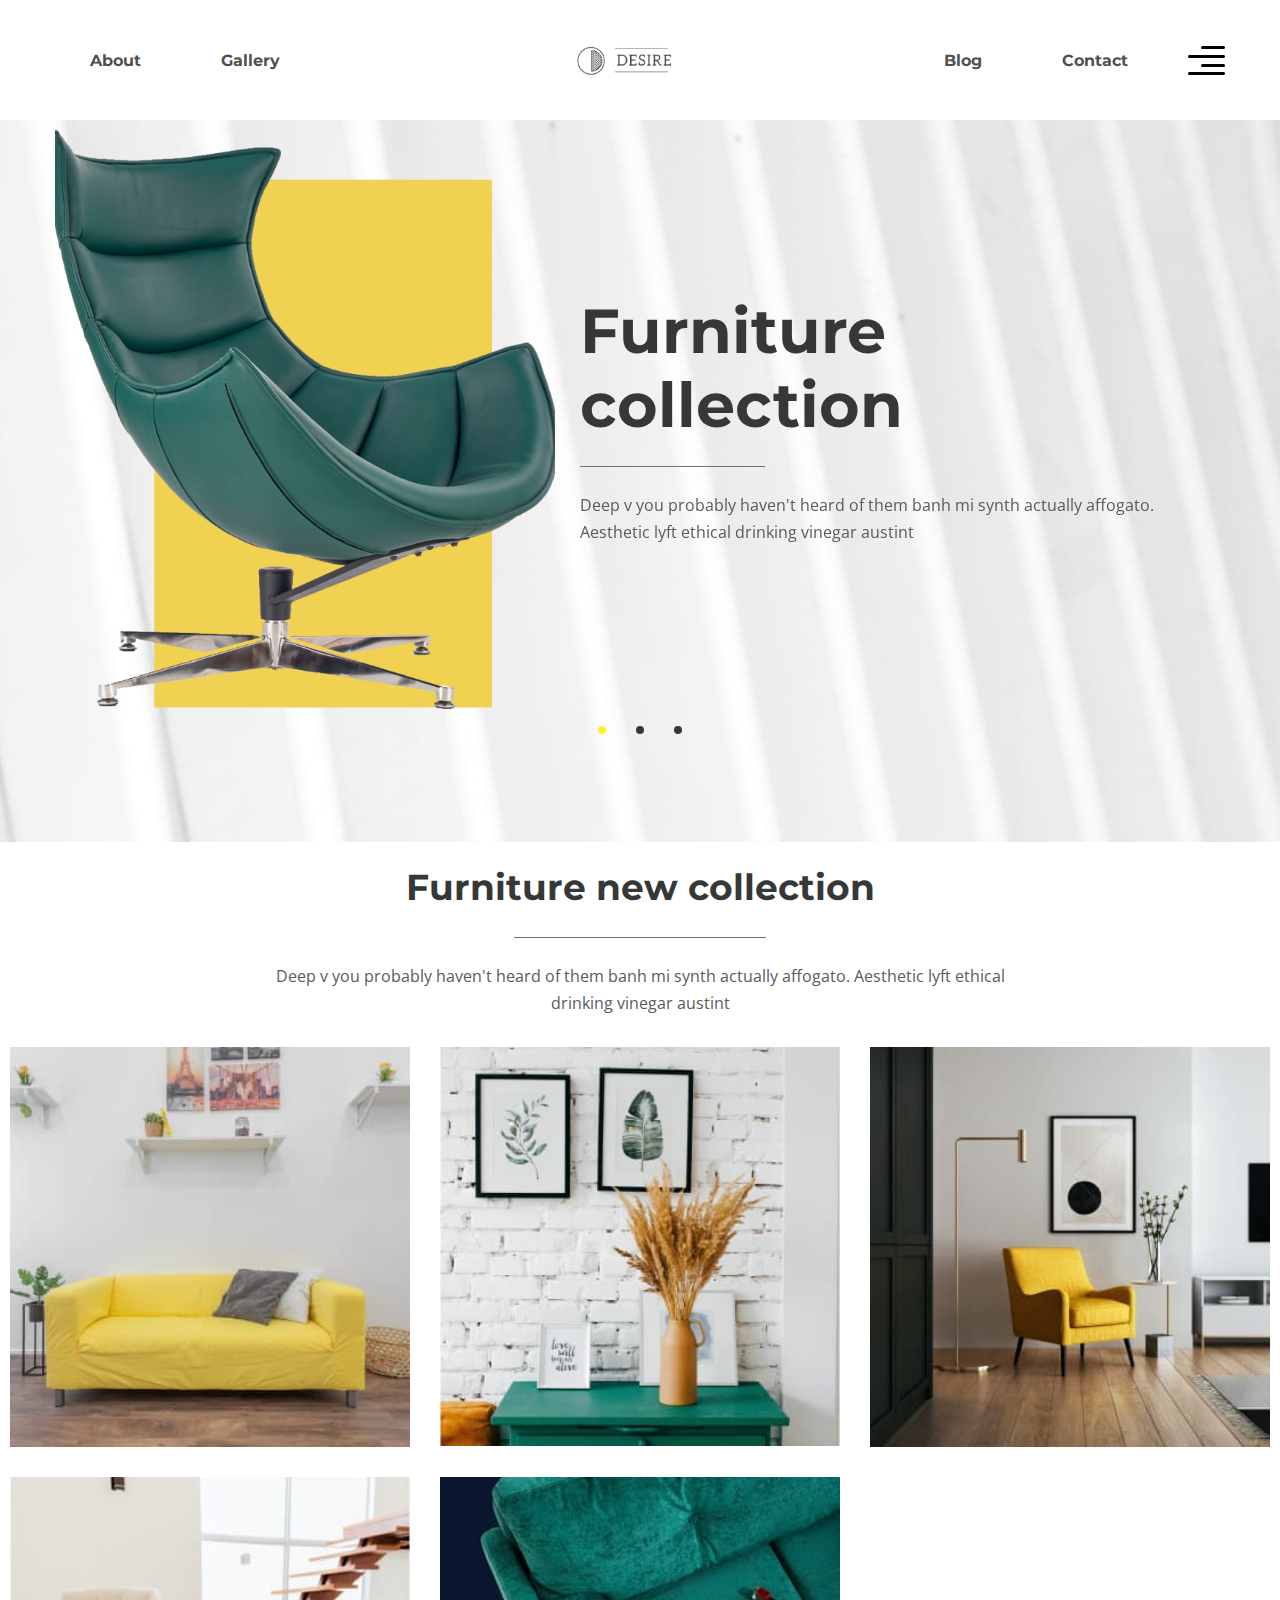
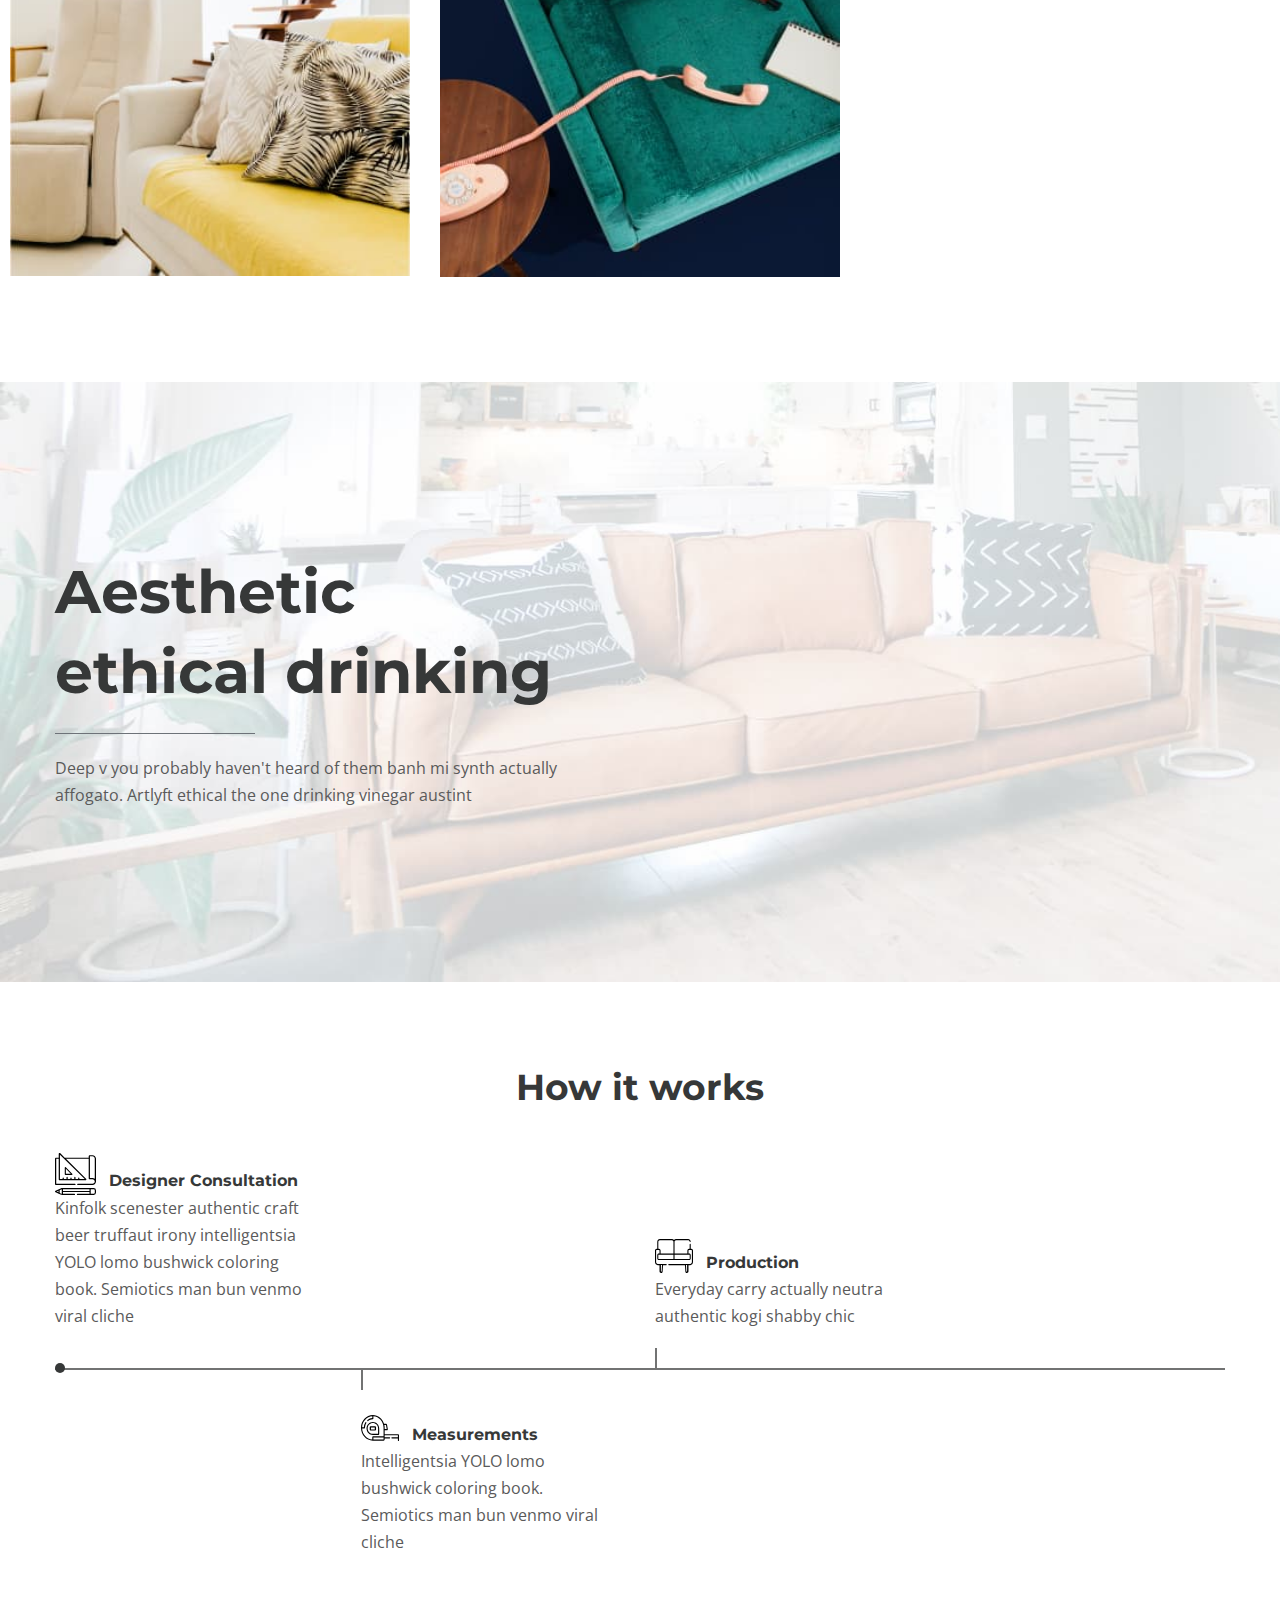
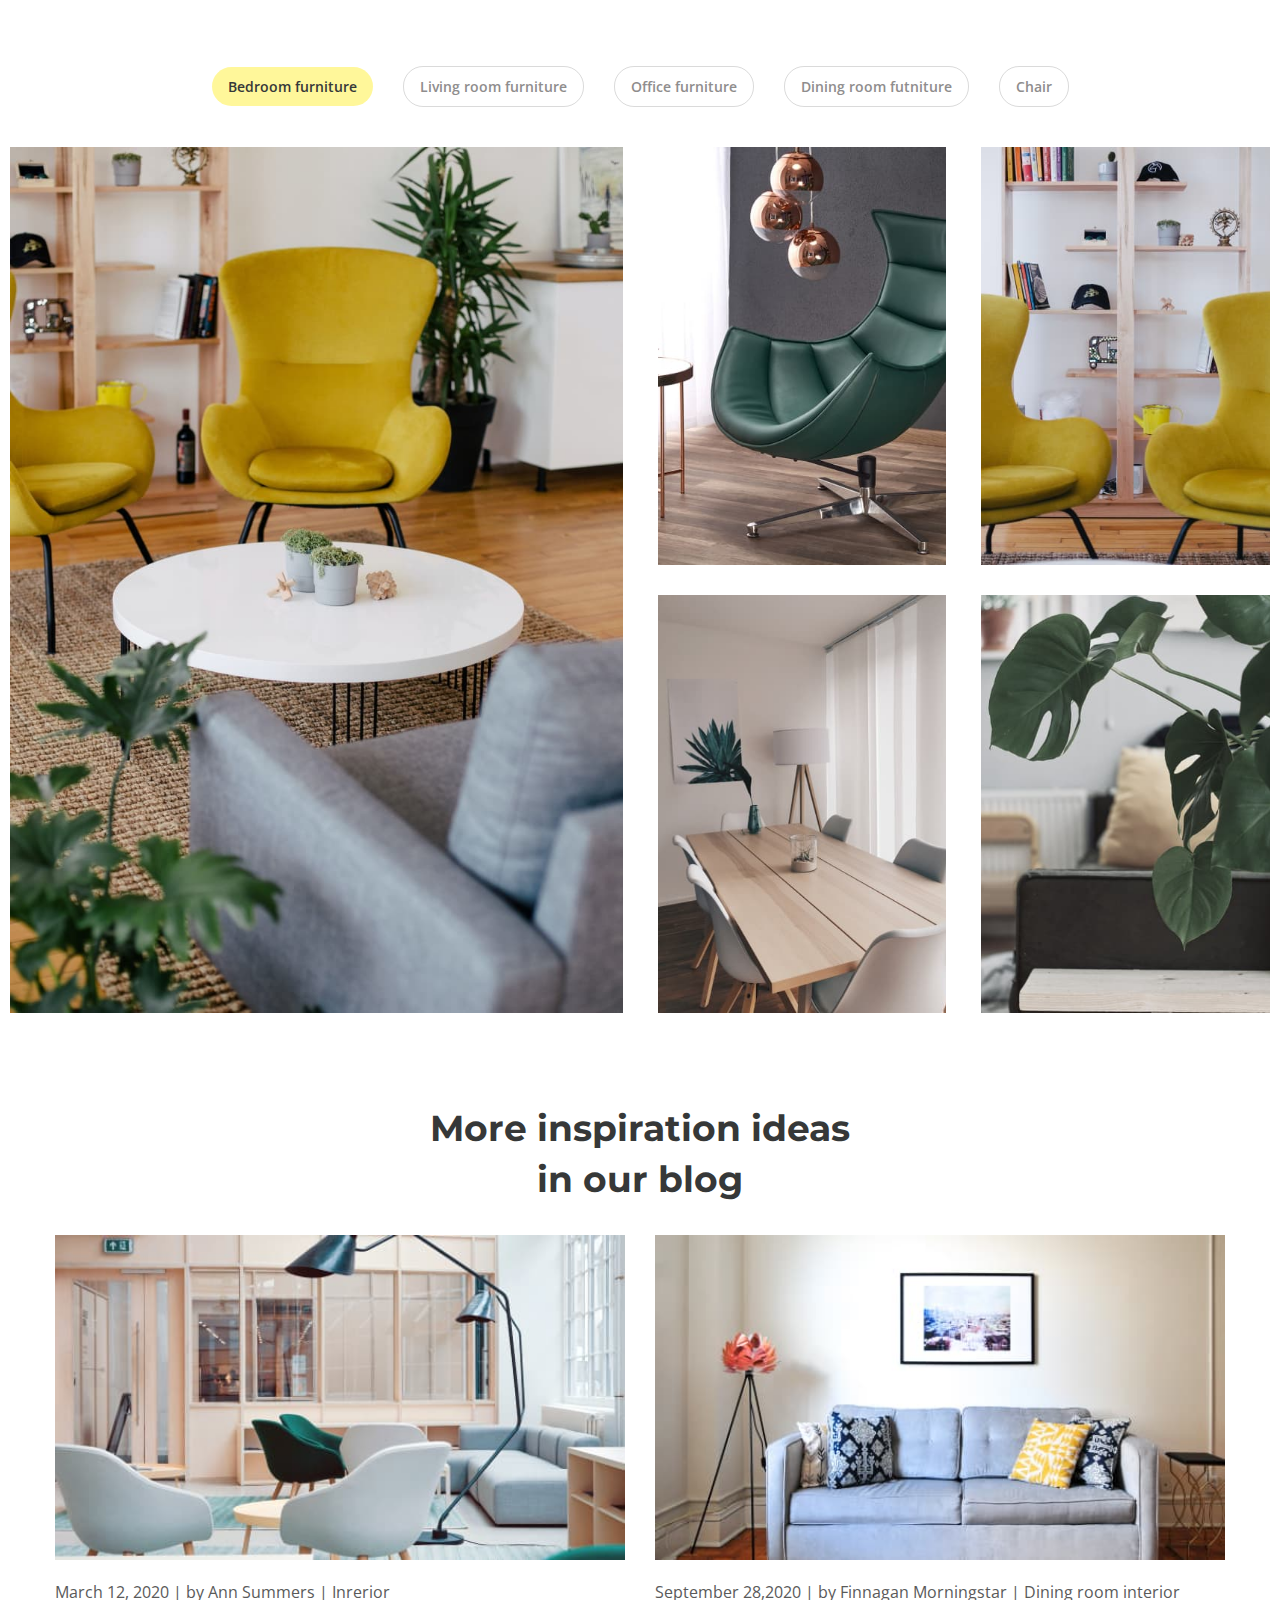
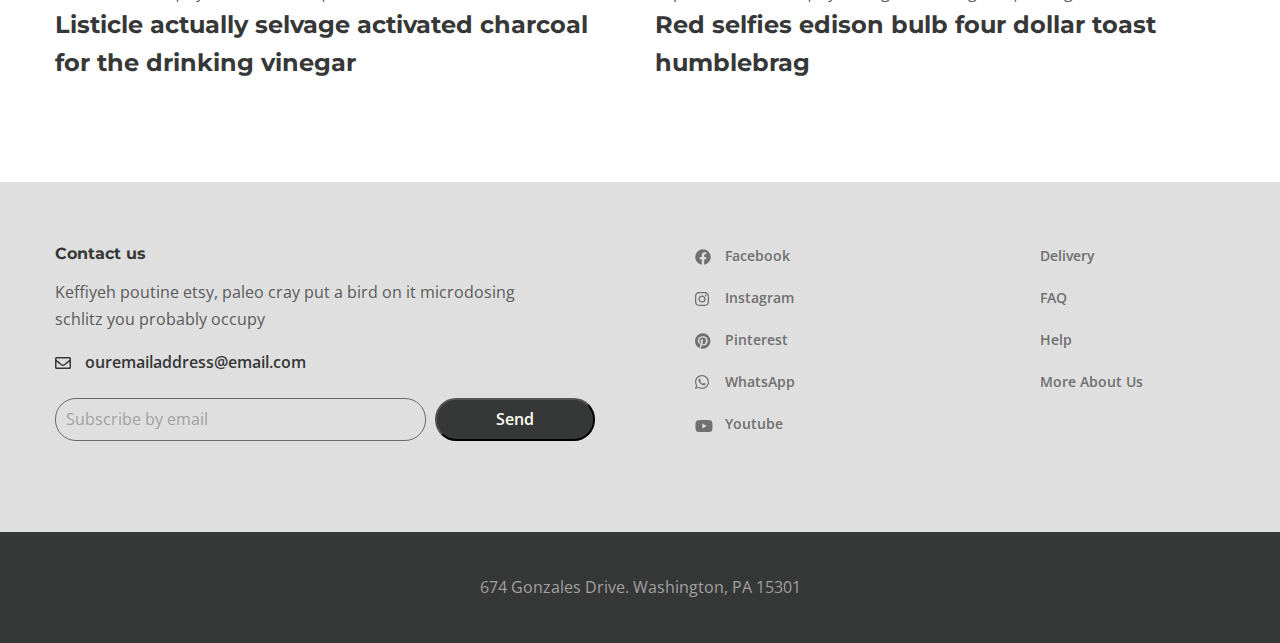
<file: index.html>
<!DOCTYPE html>
<html lang="en">

<head>
  <meta charset="UTF-8">
  <meta name="viewport" content="width=device-width, initial-scale=1.0">
  <title>Document</title>
  <link rel="preconnect" href="https://fonts.googleapis.com">
  <link rel="preconnect" href="https://fonts.gstatic.com" crossorigin>
  <link href="https://fonts.googleapis.com/css2?family=Montserrat:wght@300;400;600;700&family=Open+Sans:wght@300;400;600&display=swap"
    rel="stylesheet">
  <link rel="stylesheet" href="css/style.min.css">
</head>

<body>
  <div class="wrapper">
    <header class="header">
      <div class="container">
        <div class="header__inner">
          <nav class="menu">
            <ul class="menu__list">
              <li class="menu__list-item">
                <a class="menu__list-link" href="about.html">About</a>
              </li>
              <li class="menu__list-item">
                <a class="menu__list-link" href="gallery.html">Gallery</a>
              </li>
            </ul>
          </nav>
          <a href="index.html" class="logo">
            <img src="images/logo.svg" alt="">
          </a>
          <nav class="menu">
            <ul class="menu__list">
              <li class="menu__list-item">
                <a class="menu__list-link" href="blog.html">Blog</a>
              </li>
              <li class="menu__list-item">
                <a class="menu__list-link" href="contact.html">Contact</a>
              </li>
            </ul>
          </nav>
          <button class="header__btn-menu">
            <span></span>
            <span></span>
            <span></span>
          </button>
          <button class="header__btn">
            <img src="images/icon_menu.svg" alt="">
          </button>
          <div class="rightside-menu rightside-menu--close">
            <button class="rightside-menu__close">
              <img src="images/close.svg" alt="">
            </button>
            <div class="rightside-menu__content">
              <a class="rightside-menu__logo" href="#">
                <img src="images/logo-big.png" alt="">
              </a>
              <h4 class="rightside-menu__title">Furniture for life</h4>
              <p class="rightside-menu__text">Sustainable hot chicken skateboard, dreamcatcher meggings actually squid.
                Slow-carb everyday carry +1 art party microdosing, put a bird on it brooklyn</p>
              <img class="rightside-menu__image" src="images/content/rightside-img.jpg" alt="iamges">
            </div>

          </div>
        </div>
      </div>
    </header>
    <main class="main">
      <section class="top">
        <div class="top__inner">
          <div class="top__slider">
            <div class="top__slider-item">
              <img class="top__slider-img" src="images/content/Group 6.png" alt="images">
              <div class="top__slider-info">
                <h2 class="top__slider-title">Furniture
                  collection</h2>
                <p class="top__slider-text">
                  Deep v you probably haven't heard of them banh mi synth actually affogato. Aesthetic lyft ethical
                  drinking vinegar austint
                </p>
              </div>
            </div>
            <div class="top__slider-item">
              <img class="top__slider-img" src="images/content/Group 6.png" alt="images">
              <div class="top__slider-info">
                <h2 class="top__slider-title">Furniture
                  collection</h2>
                <p class="top__slider-text">
                  Deep v you probably haven't heard of them banh mi synth actually affogato. Aesthetic lyft ethical
                  drinking vinegar austint
                </p>
              </div>
            </div>
            <div class="top__slider-item">
              <img class="top__slider-img" src="images/content/Group 6.png" alt="images">
              <div class="top__slider-info">
                <h2 class="top__slider-title">Furniture
                  collection</h2>
                <p class="top__slider-text">
                  Deep v you probably haven't heard of them banh mi synth actually affogato. Aesthetic lyft ethical
                  drinking vinegar austint
                </p>
              </div>
            </div>
          </div>
        </div>
      </section>
      <section class="new-collection">
        <div class="container-fluid">
          <h3 class="new-collection__title">Furniture new collection</h3>
          <p class="new-collection__text">Deep v you probably haven't heard of them banh mi synth actually affogato.
            Aesthetic lyft ethical drinking vinegar austint</p>
          <div class="collection">
            <a class="collection__item" href="#">
              <img class="collection__images" src="images/content/container.jpg" alt="">
              <div class="collection__info">
                <h6 class="collection__info-title">Truffaut literally trust</h6>
                <p class="collection__text">Living room furntiture | Chair</p>
              </div>
            </a>
            <a class="collection__item" href="#">
              <img class="collection__images" src="images/content/container-1.jpg" alt="">
              <div class="collection__info">
                <h6 class="collection__info-title">Truffaut literally trust</h6>
                <p class="collection__text">Living room furntiture | Chair</p>
              </div>
            </a>
            <a class="collection__item" href="#">
              <img class="collection__images" src="images/content/container-2.jpg" alt="">
              <div class="collection__info">
                <h6 class="collection__info-title">Truffaut literally trust</h6>
                <p class="collection__text">Living room furntiture | Chair</p>
              </div>
            </a>
            <a class="collection__item" href="#">
              <img class="collection__images" src="images/content/container-3.jpg" alt="">
              <div class="collection__info">
                <h6 class="collection__info-title">Truffaut literally trust</h6>
                <p class="collection__text">Living room furntiture | Chair</p>
              </div>
            </a>
            <a class="collection__item" href="#">
              <img class="collection__images" src="images/content/container-4.jpg" alt="">
              <div class="collection__info">
                <h6 class="collection__info-title">Truffaut literally trust</h6>
                <p class="collection__text">Living room furntiture | Chair</p>
              </div>
            </a>
          </div>
        </div>
      </section>
      <section class="decor">
        <div class="container">
          <h2 class="decor__title">Aesthetic<br>
            ethical drinking</h2>
          <p class="decor__text">Deep v you probably haven't heard of them banh mi synth actually affogato. Artlyft
            ethical the one drinking vinegar austint
          </p>
        </div>
      </section>
      <section class="works-path">
        <div class="container">
          <h3 class="works-path__title">How it works</h3>
          <div class="works-path__items">
            <div class="works-path__item-box">
              <div class="works-path__item works-path__item--consultation">
                <img class="works-path__item-img" src="images/works-path-1.svg" alt="icon">
                <h6 class="works-path__item-title">Designer Consultation</h6>
                <p class="works-path__item-text">
                  Kinfolk scenester authentic craft beer truffaut irony intelligentsia YOLO lomo bushwick coloring book.
                  Semiotics man bun venmo viral cliche
                </p>
              </div>
              <div class="works-path__item works-path__item--production">
                <img class="works-path__item-img" src="images/works-path-3.svg" alt="icon">
                <h6 class="works-path__item-title">Production</h6>
                <p class="works-path__item-text">Everyday carry actually neutra authentic kogi shabby chic</p>
              </div>

            </div>
            <div class="works-path__item works-path__item--measurements">
              <img class="works-path__item-img" src="images/works-path-2.svg" alt="icon">
              <h6 class="works-path__item-title">Measurements</h6>
              <p class="works-path__item-text">Intelligentsia YOLO lomo bushwick coloring book. Semiotics man bun venmo
                viral cliche</p>
            </div>
          </div>
        </div>
      </section>
      <div class="gallery">
        <div class="container-fluid">
          <div class="gallery__buttons">
            <button class="gallery__btn gallery__btn--active" data-filter=".bedroom">Bedroom furniture</button>
            <button class="gallery__btn" data-filter=".living">Living room furniture</button>
            <button class="gallery__btn" data-filter=".office">Office furniture</button>
            <button class="gallery__btn" data-filter=".dining">Dining room futniture</button>
            <button class="gallery__btn" data-filter=".chair">Chair</button>
          </div>
          <div class="gallery__inner">
            <div class="gallery__items mix bedroom">
              <a class="gallery__item href=" #">
                <img class="gallery__img" src="images/gallery/1.jpg" alt="photo">
              </a>
              <a class="gallery__item href=" #">
                <img class="gallery__img" src="images/gallery/4.jpg" alt="photo">
              </a>
              <a class="gallery__item href=" #">
                <img class="gallery__img" src="images/gallery/5.jpg" alt="photo">
              </a>
              <a class="gallery__item href=" #">
                <img class="gallery__img" src="images/gallery/2.jpg" alt="photo">
              </a>
              <a class="gallery__item href=" #">
                <img class="gallery__img" src="images/gallery/3.jpg" alt="photo">
              </a>
            </div>
            <div class="gallery__items mix living">
              <a class="gallery__item href=" #">
                <img class="gallery__img" src="images/gallery/1.jpg" alt="photo">
              </a>
              <a class="gallery__item href=" #">
                <img class="gallery__img" src="images/gallery/2.jpg" alt="photo">
              </a>
              <a class="gallery__item href=" #">
                <img class="gallery__img" src="images/gallery/3.jpg" alt="photo">
              </a>
              <a class="gallery__item href=" #">
                <img class="gallery__img" src="images/gallery/4.jpg" alt="photo">
              </a>
              <a class="gallery__item href=" #">
                <img class="gallery__img" src="images/gallery/5.jpg" alt="photo">
              </a>
            </div>
            <div class="gallery__items mix office">
              <a class="gallery__item href=" #">
                <img class="gallery__img" src="images/gallery/1.jpg" alt="photo">
              </a>
              <a class="gallery__item href=" #">
                <img class="gallery__img" src="images/gallery/2.jpg" alt="photo">
              </a>
              <a class="gallery__item href=" #">
                <img class="gallery__img" src="images/gallery/3.jpg" alt="photo">
              </a>
              <a class="gallery__item href=" #">
                <img class="gallery__img" src="images/gallery/4.jpg" alt="photo">
              </a>
              <a class="gallery__item href=" #">
                <img class="gallery__img" src="images/gallery/5.jpg" alt="photo">
              </a>
            </div>
            <div class="gallery__items mix dining">
              <a class="gallery__item href=" #">
                <img class="gallery__img" src="images/gallery/1.jpg" alt="photo">
              </a>
              <a class="gallery__item href=" #">
                <img class="gallery__img" src="images/gallery/2.jpg" alt="photo">
              </a>
              <a class="gallery__item href=" #">
                <img class="gallery__img" src="images/gallery/3.jpg" alt="photo">
              </a>
              <a class="gallery__item href=" #">
                <img class="gallery__img" src="images/gallery/4.jpg" alt="photo">
              </a>
              <a class="gallery__item href=" #">
                <img class="gallery__img" src="images/gallery/5.jpg" alt="photo">
              </a>
            </div>
            <div class="gallery__items mix chair">
              <a class="gallery__item href=" #">
                <img class="gallery__img" src="images/gallery/1.jpg" alt="photo">
              </a>
              <a class="gallery__item href=" #">
                <img class="gallery__img" src="images/gallery/2.jpg" alt="photo">
              </a>
              <a class="gallery__item href=" #">
                <img class="gallery__img" src="images/gallery/3.jpg" alt="photo">
              </a>
              <a class="gallery__item href=" #">
                <img class="gallery__img" src="images/gallery/4.jpg" alt="photo">
              </a>
              <a class="gallery__item href=" #">
                <img class="gallery__img" src="images/gallery/5.jpg" alt="photo">
              </a>
            </div>
          </div>
        </div>
      </div>
      <section class="blog-box">
        <div class="container">
          <h3 class="blog-box__title">More inspiration ideas in our blog</h3>
          <div class="blog-box__items">
            <div class="blog-box__item">
              <a  class="blog-box__img-link" href="#">
                <img class="blog-box__img" src="images/blog/img.jpg" alt="photo">
              </a>
              <div class="blog-box__links">
                <span class="blog-box__date">March 12, 2020</span> | 
                <a href="" class="blog-box__author">by Ann Summers</a> | 
                <a href="" class="blog-box__theme">Inrerior </a>
              </div>
              <a href="#" class="blog-box__item-titlelink">
                <h4 class="blog-box__item-title">Listicle actually selvage activated charcoal for the drinking vinegar </h4>
              </a>
            </div>
            <div class="blog-box__item">
              <a  class="blog-box__img-link" href="#">
                <img class="blog-box__img" src="images/blog/img2.jpg" alt="photo">
              </a>
              <div class="blog-box__links">
                <span class="blog-box__date">September 28,2020</span> | 
                <a href="" class="blog-box__author">by Finnagan Morningstar</a>  | 
                <a href="" class="blog-box__theme">Dining room interior</a>
              </div>
              <a href="#" class="blog-box__item-titlelink">
                <h4 class="blog-box__item-title">Red selfies edison bulb four dollar toast humblebrag</h4>
              </a>
            </div>
          </div>
        </div>
      </section>
    </main>
    <footer class="footer">
      <div class="footer__content">
        <div class="container">
          <div class="footer__inner">
            <div class="footer__info">
              <h6 class="footer__info-title">
                Contact us
              </h6>
              <div class="footer__info-text">
                Keffiyeh poutine etsy, paleo cray put a bird on it microdosing schlitz you probably occupy
              </div>
              <a class="email" href="mailto:ouremailaddress@email.com">ouremailaddress@email.com</a>
              <div class="footer__form">
                <input class="footer__form-input" type="email" placeholder="Subscribe by email">
                <button class="footer__button" type="submit">Send</button>
              </div>
            </div>
            <ul class="footer__social">
              <li class="footer__social-item">
                <a class="footer__social-link footer__social-link--facebook" href="#">Facebook</a>
              </li>
              <li class="footer__social-item">
                <a class="footer__social-link footer__social-link--instagram" href="#">Instagram</a>
              </li>
              <li class="footer__social-item">
                <a class="footer__social-link footer__social-link--printerest" href="#">Pinterest</a>
              </li>
              <li class="footer__social-item">
                <a class="footer__social-link footer__social-link--whatsapp" href="#">WhatsApp</a>
              </li>
              <li class="footer__social-item">
                <a class="footer__social-link footer__social-link--youtube" href="#">Youtube</a>
              </li>
            </ul>
            <nav class="footer__menu">
              <ul class="footer__menu-list">
                <li class="footer__menu-item">
                  <a class="footer__menu-link" href="#">
                    Delivery
                  </a>
                </li>
                <li class="footer__menu-item">
                  <a class="footer__menu-link" href="#">
                    FAQ
                  </a>
                </li>
                <li class="footer__menu-item">
                  <a class="footer__menu-link" href="#">
                    Help
                  </a>
                </li>
                <li class="footer__menu-item">
                  <a class="footer__menu-link" href="#">
                    More About Us
                  </a>
                </li>
              </ul>
            </nav>
          </div>
        </div>
      </div>
      <div class="footer__copyright">
        <div class="container">
          <p>674 Gonzales Drive. Washington, PA 15301</p>
        </div>
      </div>
    </footer>
  </div>



  <script src="js/main.min.js"></script>
</body>

</html>
</file>
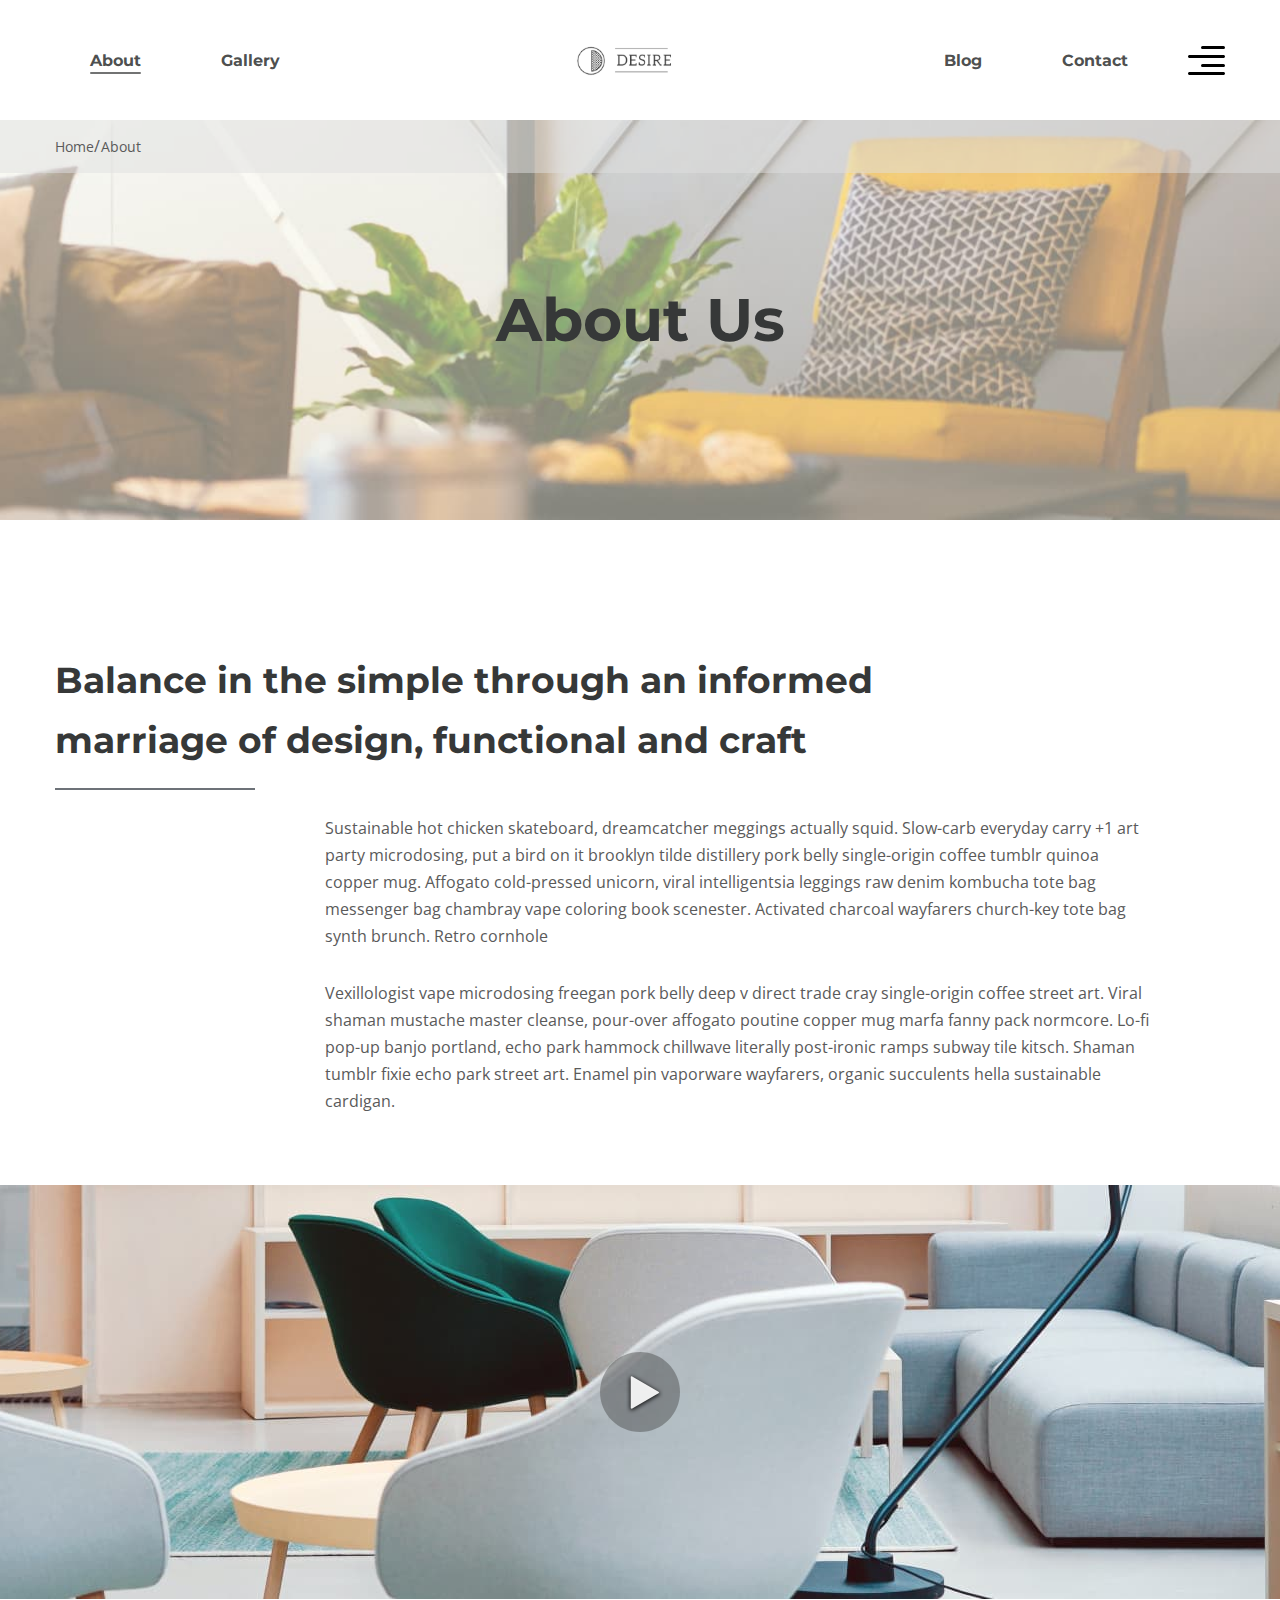
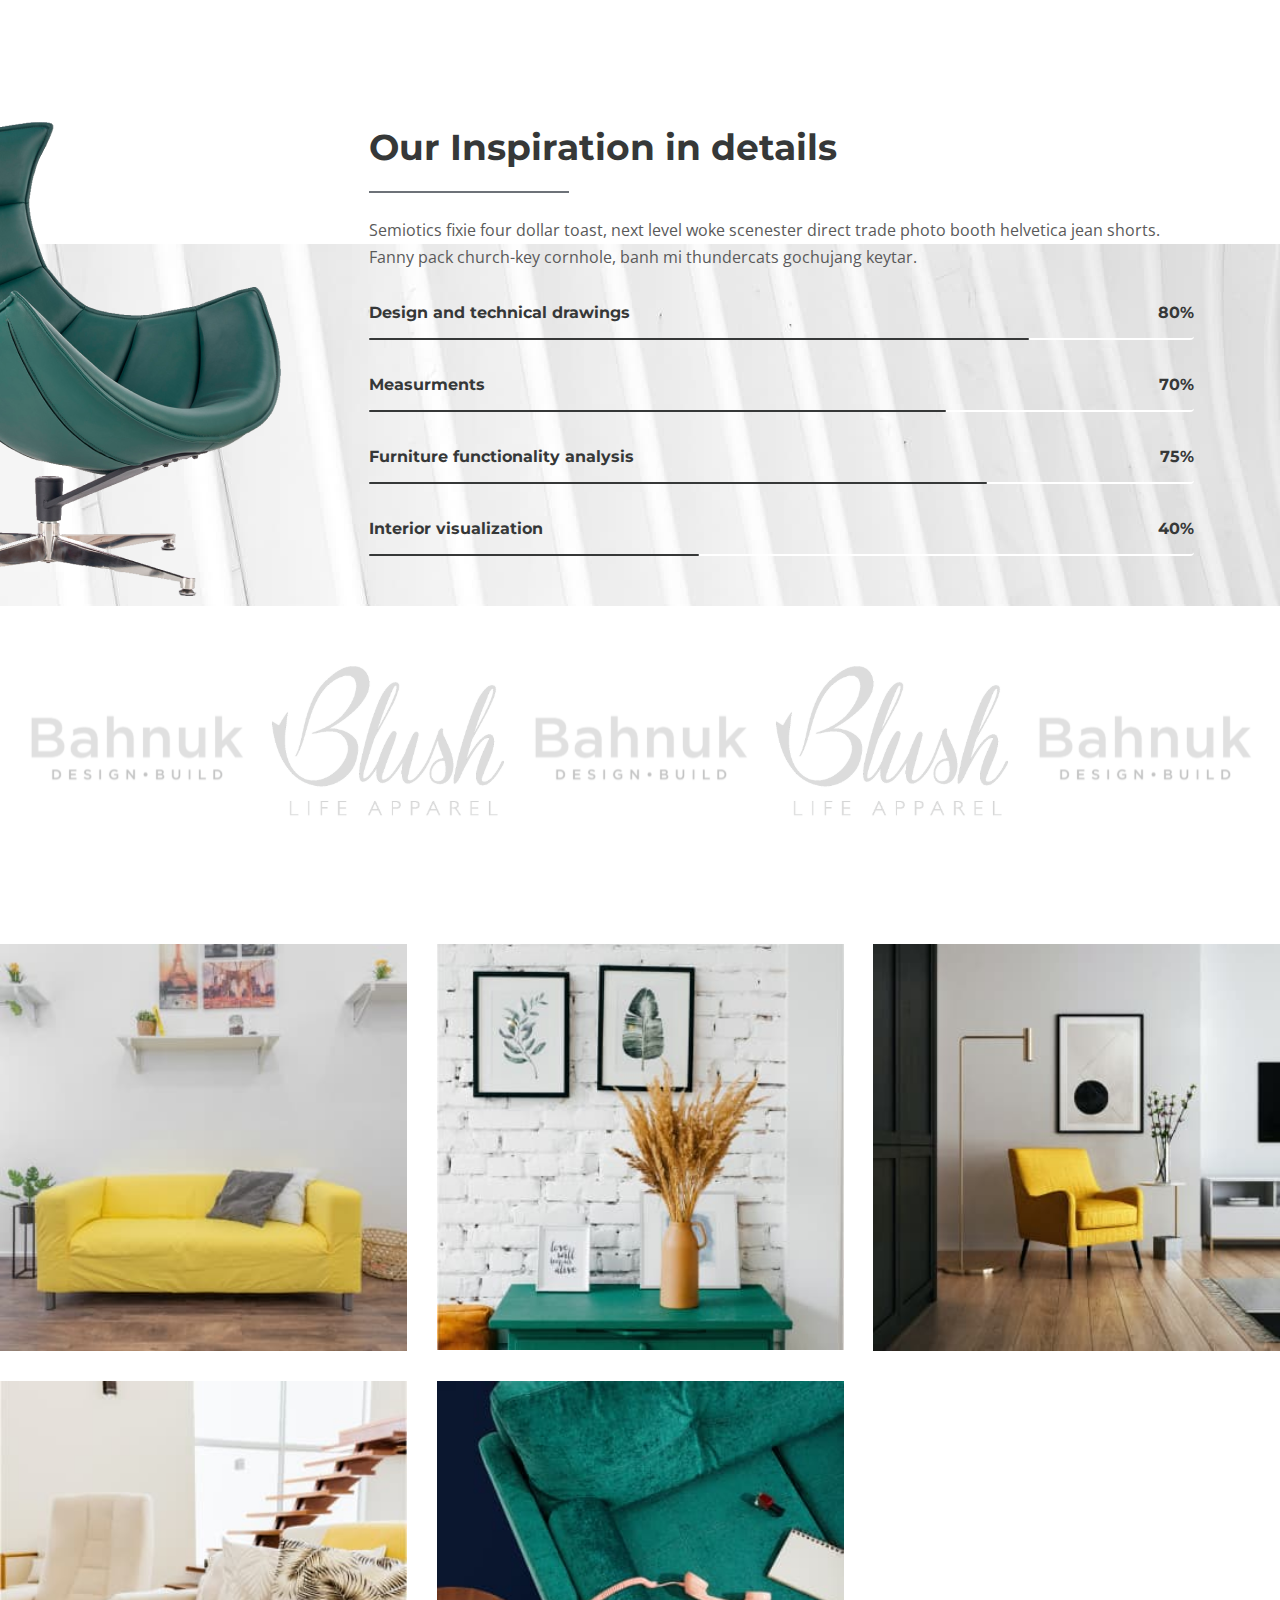
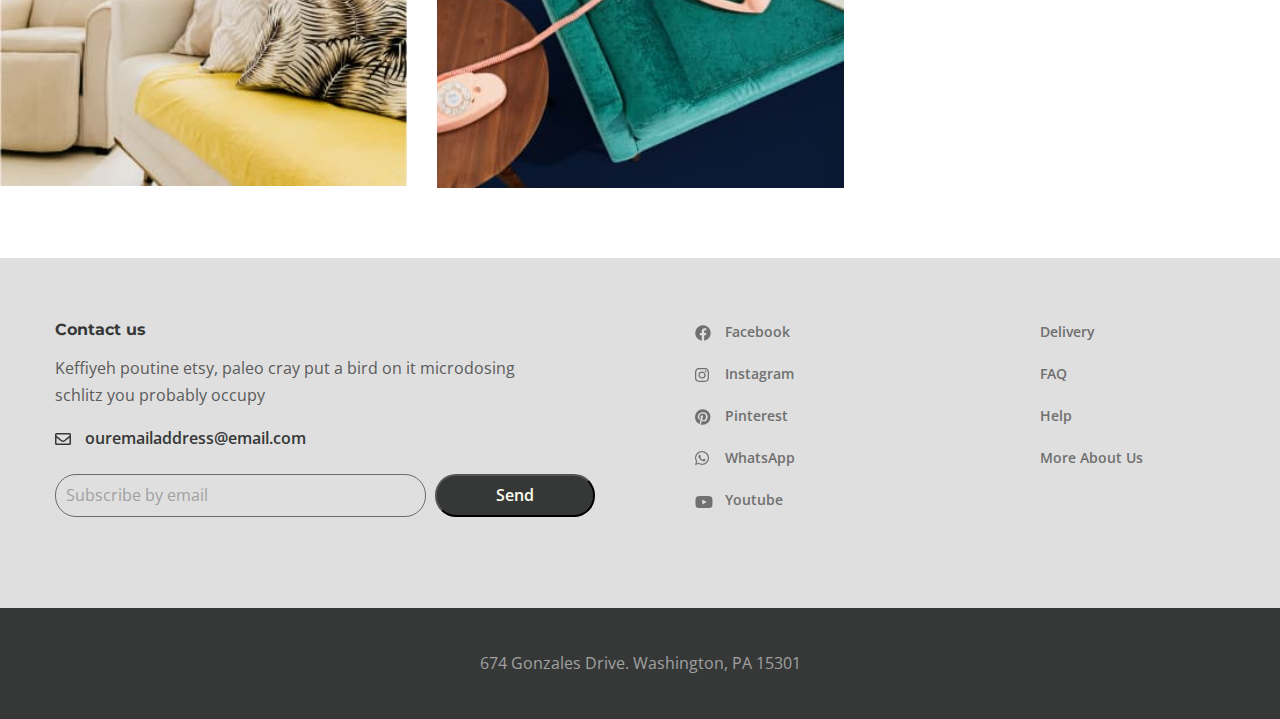
<file: about.html>
<!DOCTYPE html>
<html lang="en">

<head>
  <meta charset="UTF-8">
  <meta name="viewport" content="width=device-width, initial-scale=1.0">
  <title>Document</title>
  <link rel="preconnect" href="https://fonts.googleapis.com">
  <link rel="preconnect" href="https://fonts.gstatic.com" crossorigin>
  <link href="https://fonts.googleapis.com/css2?family=Montserrat:wght@400;600;700&family=Open+Sans&display=swap"
    rel="stylesheet">
  <link rel="stylesheet" href="css/style.min.css">
</head>

<body>
  <div class="wrapper">
    <header class="header">
      <div class="container">
        <div class="header__inner">
          <nav class="menu">
            <ul class="menu__list">
              <li class="menu__list-item">
                <a class="menu__list-link menu__list-link--active" href="about.html">About</a>
              </li>
              <li class="menu__list-item">
                <a class="menu__list-link" href="gallery.html">Gallery</a>
              </li>
            </ul>
          </nav>
          <a href="index.html"class="logo">
            <img src="images/logo.svg" alt="">
          </a>
          <nav class="menu">
            <ul class="menu__list">
              <li class="menu__list-item">
                <a class="menu__list-link" href="blog.html">Blog</a>
              </li>
              <li class="menu__list-item">
                <a class="menu__list-link" href="contact.html">Contact</a>
              </li>
            </ul>
          </nav>
          <button class="header__btn-menu">
            <span></span>
            <span></span>
            <span></span>
          </button>
          <button class="header__btn">
            <img src="images/icon_menu.svg" alt="">
          </button>
          <div class="rightside-menu rightside-menu--close">
            <button class="rightside-menu__close">
              <img src="images/close.svg" alt="">
            </button>
            <div class="rightside-menu__content">
              <a class="rightside-menu__logo" href="#">
                <img src="images/logo-big.png" alt="">
              </a>
              <h4 class="rightside-menu__title">Furniture for life</h4>
              <p class="rightside-menu__text">Sustainable hot chicken skateboard, dreamcatcher meggings actually squid.
                Slow-carb everyday carry +1 art party microdosing, put a bird on it brooklyn</p>
              <img class="rightside-menu__image" src="images/content/rightside-img.jpg" alt="iamges">
            </div>
          </div>
        </div>
      </div>
    </header>
    <main class="main">
      <div class="breadcrumbs">
        <div class="container">
          <ul class="breadcrumbs__list">
            <li class="breadcrumbs__item">
              <a class="breadcrumbs__link" href="#">Home</a>
            </li>
            <li class="breadcrumbs__item">
              <a class="breadcrumbs__link" href="#">About</a>
            </li>
          </ul>
        </div>
      </div>
      <section class="about">
        <div class="about__prev">
          <div class="container">
            <h2 class="about__prev-title">About Us</h2>
          </div>
        </div>
        <div class="about__content">
          <div class="container">
            <h3 class="about__title">Balance in the simple through an informed marriage of design, functional and craft
            </h3>
            <div class="about__text-box">
              <p class="about__text">Sustainable hot chicken skateboard, dreamcatcher meggings actually squid. Slow-carb
                everyday carry +1 art party microdosing, put a bird on it brooklyn tilde distillery pork belly
                single-origin coffee tumblr quinoa copper mug. Affogato cold-pressed unicorn, viral intelligentsia
                leggings raw denim kombucha tote bag messenger bag chambray vape coloring book scenester. Activated
                charcoal wayfarers church-key tote bag synth brunch. Retro cornhole</p>
              <p class="about__text">Vexillologist vape microdosing freegan pork belly deep v direct trade cray
                single-origin coffee street art. Viral shaman mustache master cleanse, pour-over affogato poutine copper
                mug marfa fanny pack normcore. Lo-fi pop-up banjo portland, echo park hammock chillwave literally
                post-ironic ramps subway tile kitsch. Shaman tumblr fixie echo park street art. Enamel pin vaporware
                wayfarers, organic succulents hella sustainable cardigan.</p>
            </div>
          </div>
        </div>
        <div class="about__popup">
          <a class="about__popup-play" href="https://youtu.be/kpOktFxetEQ">
            <img class="about__popup-img" src="images/about/play.svg" alt=""></img>
          </a>
        </div>
      </section>
      <section class="inspiration">
        <div class="container-fluid">
          <div class="inspiration__inner">
            <img class="inspiration__images" src="images/about/Green_chair.png"></img>
            <div class="inspiration__content">
              <h3 class="inspiration__title">Our Inspiration in details</h3>
              <p class="inspiration__text">Semiotics fixie four dollar toast, next level woke scenester direct trade
                photo booth helvetica jean shorts. Fanny pack church-key cornhole, banh mi thundercats gochujang keytar.
              </p>
              <ul class="inspiration__list">
                <li class="inspiration__item">
                  <div class="inspiration__item-content">
                    <p class="inspiration__item-text">Design and technical drawings</p>
                    <p class="inspiration__num">80%</p>
                  </div>
                  <div class="inspiration__line" style="width:80%"></div>
                </li>
                <li class="inspiration__item">
                  <div class="inspiration__item-content">
                    <p class="inspiration__item-text">Measurments</p>
                    <p class="inspiration__num">70%</p>
                  </div>
                  <div class="inspiration__line" style="width:70%""></div>
                </li>
                <li class=" inspiration__item">
                    <div class="inspiration__item-content">
                      <p class="inspiration__item-text">Furniture functionality analysis</p>
                      <p class="inspiration__num">75%</p>
                    </div>
                    <div class="inspiration__line" style="width:75%"></div>
                </li>
                <li class="inspiration__item">
                  <div class="inspiration__item-content">
                    <p class="inspiration__item-text">Interior visualization</p>
                    <p class="inspiration__num">40%</p>
                  </div>
                  <div class="inspiration__line" style="width:40%"></div>
                </li>
              </ul>
            </div>
          </div>
        </div>
      </section>
      <div class="partners">
        <div class="container-fluid">
          <div class="partners__items">
            <img class="partners__item" src="images/partners.svg" alt="">
            <img class="partners__item" src="images/partners2svg.svg" alt="">
            <img class="partners__item" src="images/partners.svg" alt="">
            <img class="partners__item" src="images/partners2svg.svg" alt="">
            <img class="partners__item" src="images/partners.svg" alt="">
          </div>
        </div>
      </div>
      <div class="collection">
        <a class="collection__item" href="#">
          <img class="collection__images" src="images/content/container.jpg" alt="">
          <div class="collection__info">
            <h6 class="collection__info-title">Truffaut literally trust</h6>
            <p class="collection__text">Living room furntiture | Chair</p>
          </div>
        </a>
        <a class="collection__item" href="#">
          <img class="collection__images" src="images/content/container-1.jpg" alt="">
          <div class="collection__info">
            <h6 class="collection__info-title">Truffaut literally trust</h6>
            <p class="collection__text">Living room furntiture | Chair</p>
          </div>
        </a>
        <a class="collection__item" href="#">
          <img class="collection__images" src="images/content/container-2.jpg" alt="">
          <div class="collection__info">
            <h6 class="collection__info-title">Truffaut literally trust</h6>
            <p class="collection__text">Living room furntiture | Chair</p>
          </div>
        </a>
        <a class="collection__item" href="#">
          <img class="collection__images" src="images/content/container-3.jpg" alt="">
          <div class="collection__info">
            <h6 class="collection__info-title">Truffaut literally trust</h6>
            <p class="collection__text">Living room furntiture | Chair</p>
          </div>
        </a>
        <a class="collection__item" href="#">
          <img class="collection__images" src="images/content/container-4.jpg" alt="">
          <div class="collection__info">
            <h6 class="collection__info-title">Truffaut literally trust</h6>
            <p class="collection__text">Living room furntiture | Chair</p>
          </div>
        </a>
      </div>
    </main>
    <footer class="footer">
      <div class="footer__content">
        <div class="container">
          <div class="footer__inner">
            <div class="footer__info">
              <h6 class="footer__info-title">
                Contact us
              </h6>
              <div class="footer__info-text">
                Keffiyeh poutine etsy, paleo cray put a bird on it microdosing schlitz you probably occupy
              </div>
              <a class="email" href="mailto:ouremailaddress@email.com">ouremailaddress@email.com</a>
              <div class="footer__form">
                <input class="footer__form-input" type="email" placeholder="Subscribe by email">
                <button class="footer__button" type="submit">Send</button>
              </div>
            </div>
            <ul class="footer__social">
              <li class="footer__social-item">
                <a class="footer__social-link footer__social-link--facebook" href="#">Facebook</a>
              </li>
              <li class="footer__social-item">
                <a class="footer__social-link footer__social-link--instagram" href="#">Instagram</a>
              </li>
              <li class="footer__social-item">
                <a class="footer__social-link footer__social-link--printerest" href="#">Pinterest</a>
              </li>
              <li class="footer__social-item">
                <a class="footer__social-link footer__social-link--whatsapp" href="#">WhatsApp</a>
              </li>
              <li class="footer__social-item">
                <a class="footer__social-link footer__social-link--youtube" href="#">Youtube</a>
              </li>
            </ul>
            <nav class="footer__menu">
              <ul class="footer__menu-list">
                <li class="footer__menu-item">
                  <a class="footer__menu-link" href="#">
                    Delivery
                  </a>
                </li>
                <li class="footer__menu-item">
                  <a class="footer__menu-link" href="#">
                    FAQ
                  </a>
                </li>
                <li class="footer__menu-item">
                  <a class="footer__menu-link" href="#">
                    Help
                  </a>
                </li>
                <li class="footer__menu-item">
                  <a class="footer__menu-link" href="#">
                    More About Us
                  </a>
                </li>
              </ul>
            </nav>
          </div>
        </div>
      </div>
      <div class="footer__copyright">
        <div class="container">
          <p>674 Gonzales Drive. Washington, PA 15301</p>
        </div>
      </div>
    </footer>
  </div>



  <script src="js/main.min.js"></script>
</body>

</html>
</file>
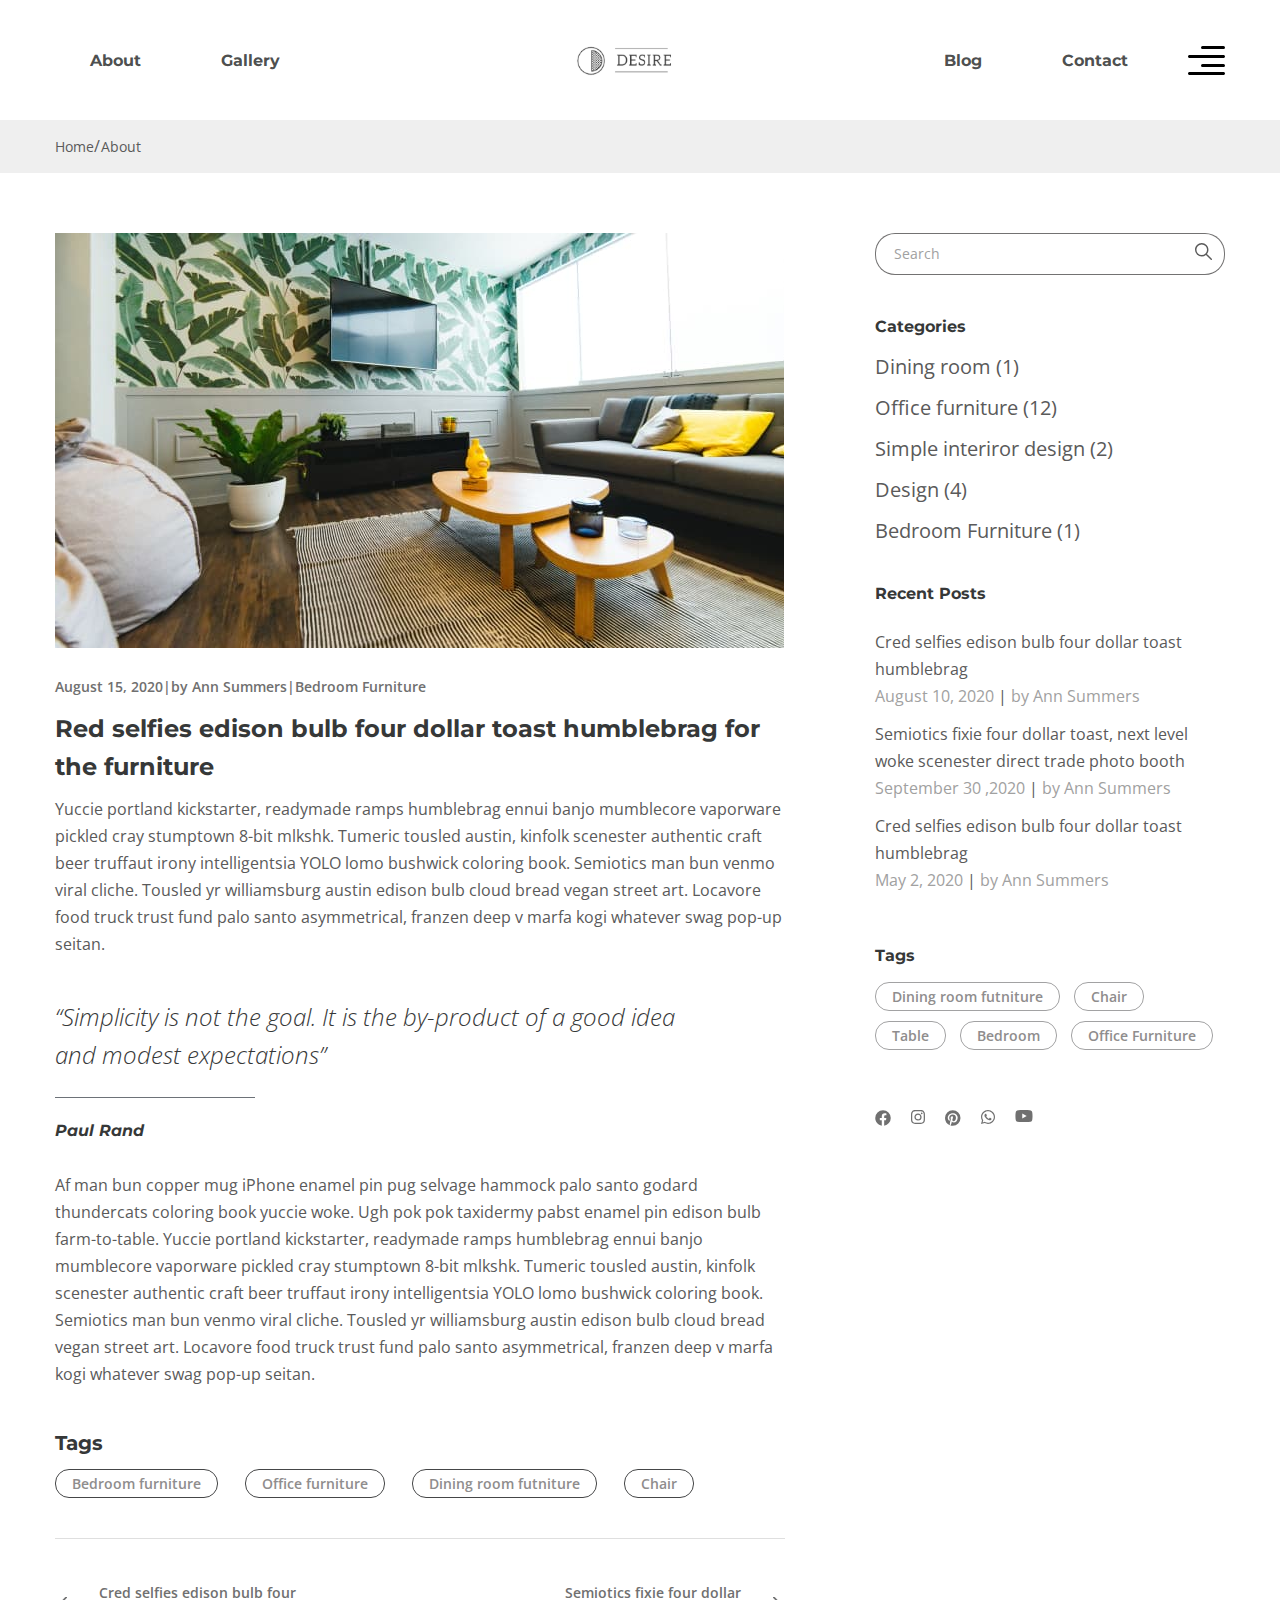
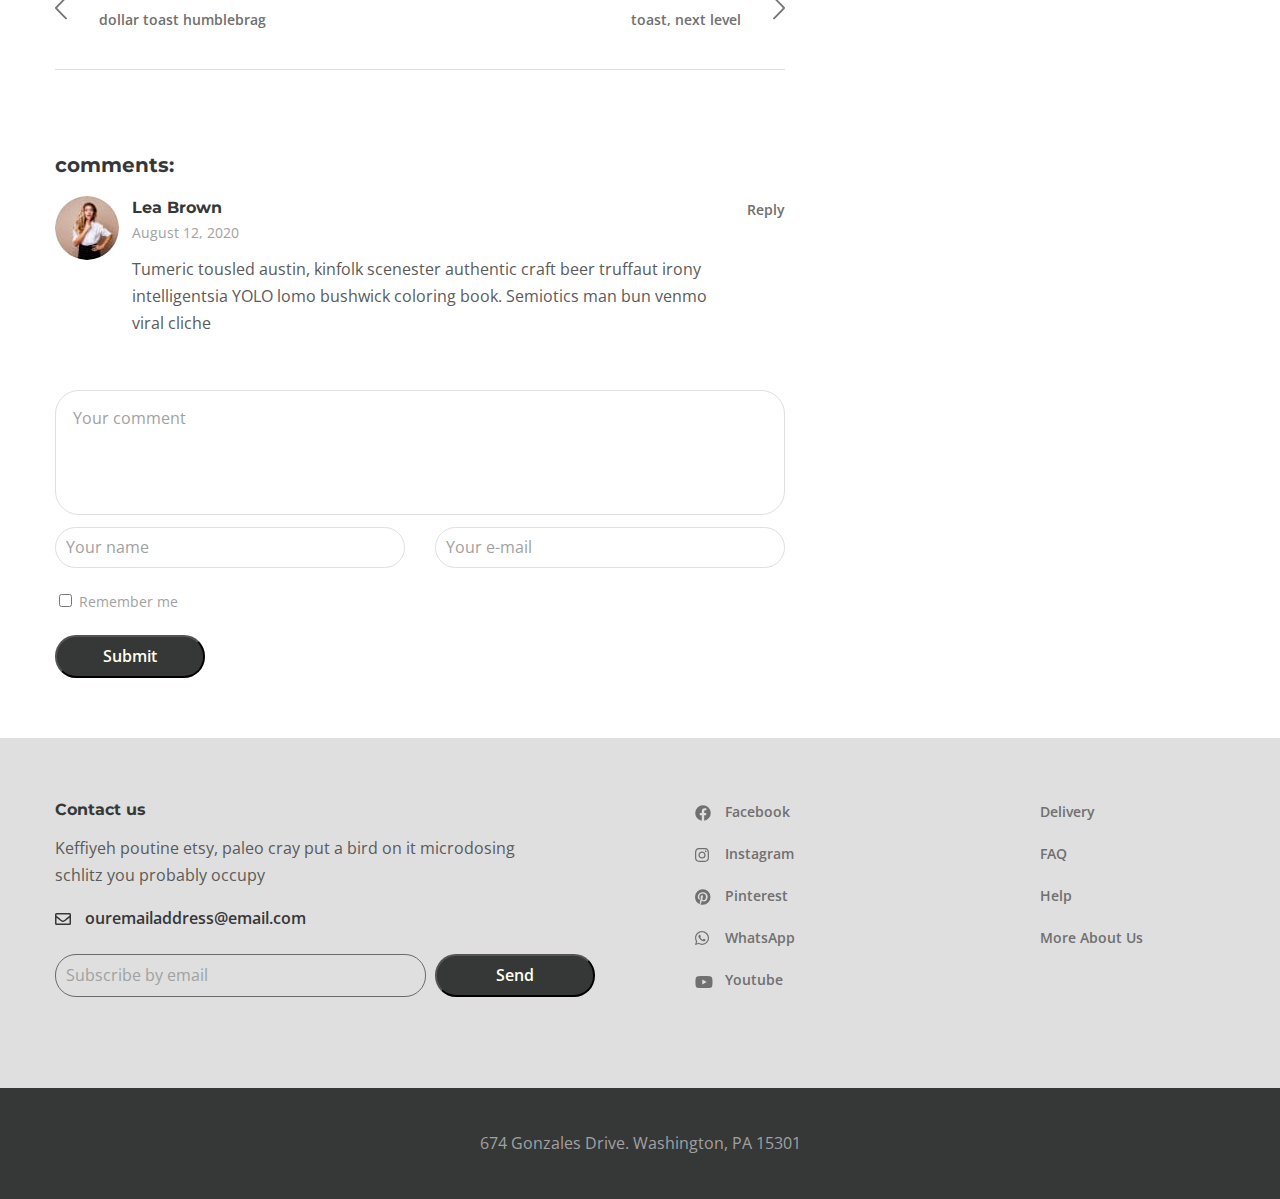
<file: blog-one.html>
<!DOCTYPE html>
<html lang="en">

<head>
  <meta charset="UTF-8">
  <meta name="viewport" content="width=device-width, initial-scale=1.0">
  <title>Document</title>
  <link rel="preconnect" href="https://fonts.googleapis.com">
  <link rel="preconnect" href="https://fonts.gstatic.com" crossorigin>
  <link href="https://fonts.googleapis.com/css2?family=Montserrat:wght@400;600;700&family=Open+Sans&display=swap"
    rel="stylesheet">
  <link rel="stylesheet" href="css/style.min.css">
</head>

<body>
  <div class="wrapper">
    <header class="header">
      <div class="container">
        <div class="header__inner">
          <nav class="menu">
            <ul class="menu__list">
              <li class="menu__list-item">
                <a class="menu__list-link" href="#">About</a>
              </li>
              <li class="menu__list-item">
                <a class="menu__list-link" href="#">Gallery</a>
              </li>
            </ul>
          </nav>
          <a class="logo">
            <img src="images/logo.svg" alt="">
          </a>
          <nav class="menu">
            <ul class="menu__list">
              <li class="menu__list-item">
                <a class="menu__list-link" href="#">Blog</a>
              </li>
              <li class="menu__list-item">
                <a class="menu__list-link" href="#">Contact</a>
              </li>
            </ul>
          </nav>
          <button class="header__btn-menu">
            <span></span>
            <span></span>
            <span></span>
          </button>
          <button class="header__btn">
            <img src="images/icon_menu.svg" alt="">
          </button>
          <div class="rightside-menu rightside-menu--close">
            <button class="rightside-menu__close">
              <img src="images/close.svg" alt="">
            </button>
            <div class="rightside-menu__content">
              <a class="rightside-menu__logo" href="#">
                <img src="images/logo-big.png" alt="">
              </a>
              <h4 class="rightside-menu__title">Furniture for life</h4>
              <p class="rightside-menu__text">Sustainable hot chicken skateboard, dreamcatcher meggings actually squid.
                Slow-carb everyday carry +1 art party microdosing, put a bird on it brooklyn</p>
              <img class="rightside-menu__image" src="images/content/rightside-img.jpg" alt="iamges">
            </div>

          </div>
        </div>
      </div>
    </header>
    <main class="main">
      <div class="breadcrumbs">
        <div class="container">
          <ul class="breadcrumbs__list">
            <li class="breadcrumbs__item">
              <a class="breadcrumbs__link" href="#">Home</a>
            </li>
            <li class="breadcrumbs__item">
              <a class="breadcrumbs__link" href="#">About</a>
            </li>
          </ul>
        </div>
      </div>
      <section class="blog blog-one">
        <div class="container">
          <div class="blog__inner">
            <div class="blog__items">
              <div class="blog__item blog-one__item">
                <img class="blog__item-img" src="images/blog/big-img.jpg" alt="photo">
                <div class="blog__item-info">
                  <div class="blog__item-date"> August 15, 2020</div> |
                  <div class="blog__item-author">by Ann Summers</div> |
                  <div class="blog__item-theme">Bedroom Furniture</div>
                </div>
                <a href="#">
                  <h3 class="blog__item-title">Red selfies edison bulb four dollar toast humblebrag for the furniture
                  </h3>
                </a>
                <div class="blog-one__text">
                  <p>Yuccie portland kickstarter, readymade ramps humblebrag ennui banjo
                    mumblecore vaporware pickled cray stumptown 8-bit mlkshk. Tumeric tousled austin, kinfolk scenester
                    authentic craft beer truffaut irony intelligentsia YOLO lomo bushwick coloring book. Semiotics man bun
                    venmo viral cliche. Tousled yr williamsburg austin edison bulb cloud bread vegan street art. Locavore
                    food truck trust fund palo santo asymmetrical, franzen deep v marfa kogi whatever swag pop-up seitan.
                  </p>
                  <blockquote>
                    “Simplicity is not the goal. It is the by-product of a good idea and modest expectations”
                    <div class="blog__blockqoute-author">Paul Rand</div>
                  </blockquote>
                  <p>Af man bun copper mug iPhone enamel pin pug selvage hammock palo santo godard
                    thundercats coloring book yuccie woke. Ugh pok pok taxidermy pabst enamel pin edison bulb
                    farm-to-table.
                    Yuccie portland kickstarter, readymade ramps humblebrag ennui banjo mumblecore vaporware pickled cray
                    stumptown 8-bit mlkshk. Tumeric tousled austin, kinfolk scenester authentic craft beer truffaut irony
                    intelligentsia YOLO lomo bushwick coloring book. Semiotics man bun venmo viral cliche. Tousled yr
                    williamsburg austin edison bulb cloud bread vegan street art. Locavore food truck trust fund palo
                    santo asymmetrical, franzen deep v marfa kogi whatever swag pop-up seitan.
                  </p>
                </div>
                <div class="blog-one__tags">
                  <h4 class="blog-one__tags-title">Tags</h4>
                  <a class="blog-one__tags-link" href="#">Bedroom furniture</a>
                  <a class="blog-one__tags-link" href="#">Office furniture</a>
                  <a class="blog-one__tags-link" href="#">Dining room futniture</a>
                  <a class="blog-one__tags-link" href="#">Chair</a>
                </div>
                <div class="blog-one__links">
                  <a class="blog-one__link  blog-one__link-prev" href="#">Cred selfies edison bulb four dollar toast humblebrag</a>
                  <a class="blog-one__link blog-one__link-next" href="#">Semiotics fixie four dollar toast, next level</a>
                </div>
              </div>
              <div class="blog-one__comments">
                <h4 class="blog-one__comments-title">comments:</h4>
                <div class="blog-one__comments-item">
                  <img class="blog-one__comments-avatar" src="images/content/avatar.jpg" alt="photo">
                  <div class="blog-one__comments-info">
                    <p class="blog-one__comments-name">Lea Brown</p>
                    <p class="blog-one__comments-date">August 12, 2020</p>
                    <p class="blog-one__comments-text">Tumeric tousled austin, kinfolk scenester authentic craft beer truffaut irony intelligentsia YOLO lomo bushwick coloring book. Semiotics man bun venmo viral cliche</p>
                  </div>
                  <button class="blog-one__reply">Reply</button>
                </div>
              </div>
              <form class="blog-one__form">
                <h4 class="blog-one__form-title"></h4>
                <textarea class="blog-one__form-textarea" placeholder="Your comment"></textarea>
                <input type="text" class="blog-one__form-input" placeholder="Your name">
                <input type="email" class="blog-one__form-input" placeholder="Your e-mail">
                <label class="blog-one__form-label">
                  <input class="blog-one__form-labelinput" type="checkbox">
                  Remember me
                </label>
                <button type="submit" class="blog-one__form-btn">Submit</button>
              </form>
            </div>
            <aside class="aside">
              <form class="aside__search">
                <input type="text" class="aside__serach-input" placeholder="Search">
                <button class="aside__search-btn">
                  <img class="aside__search-image" src="images/search.svg" alt="">
                </button>
              </form>
              <div class="blog__category">
                <h6 class="blog__category-title">Categories</h6>
                <ul class="blog__category-list">
                  <li class="blog__category-item">
                    <a class="blog__category-link" href="#">Dining room (1)</a>
                  </li>
                  <li class="blog__category-item">
                    <a class="blog__category-link" href="#">Office furniture (12)</a>
                  </li>
                  <li class="blog__category-item">
                    <a class="blog__category-link" href="#">Simple interiror design (2)</a>
                  </li>
                  <li class="blog__category-item">
                    <a class="blog__category-link" href="#">Design (4)</a>
                  </li>
                  <li class="blog__category-item">
                    <a class="blog__category-link" href="#">Bedroom Furniture (1)</a>
                  </li>
                </ul>
              </div>
              <div class="recent-posts">
                <h6 class="recent-posts__title">Recent Posts</h6>
                <ul class="recent-posts__list">
                  <li class="recent-posts__item">
                    <a class="recent-posts__item-title" href="#">Cred selfies edison bulb four dollar toast
                      humblebrag</a>
                    <span class="recent-posts__date">August 10, 2020</span> |
                    <a class="recent-posts__author" href="#">by Ann Summers</a>
                  </li>
                  <li class="recent-posts__item">
                    <a class="recent-posts__item-title" href="#" ">Semiotics fixie four dollar toast, next level woke scenester direct trade photo booth</a>
                    <span class=" recent-posts__date">September 30 ,2020</span> |
                      <a class="recent-posts__author" href="#">by Ann Summers</a>
                  </li>
                  <li class="recent-posts__item">
                    <a class="recent-posts__item-title" href="#">Cred selfies edison bulb four dollar toast
                      humblebrag</a>
                    <span class="recent-posts__date">May 2, 2020</span> |
                    <a class="recent-posts__author" href="#">by Ann Summers</a>
                  </li>
                </ul>
              </div>
              <div class="blog__tags">
                <h6 class="blog__tags-title">Tags</h6>
                <a class="blog__tags-link" href="#">Dining room futniture</a>
                <a class="blog__tags-link" href="#">Chair</a>
                <a class="blog__tags-link" href="#">Table</a>
                <a class="blog__tags-link" href="#">Bedroom</a>
                <a class="blog__tags-link" href="#">Office Furniture</a>
              </div>
              <ul class="blog__social">
                <li class="blog__social-item">
                  <a class="blog__social-link" href="#">
                    <img class="blog__social-img" src="images/facebook.svg" alt=""></a>
                </li>
                <li class="blog__social-item">
                  <a class="blog__social-link" href="#">
                    <img class="blog__social-img" src="images/instagram.svg" alt=""></a>
                </li>
                <li class="blog__social-item">
                  <a class="blog__social-link" href="#">
                    <img class="blog__social-img" src="images/Pinterest.svg" alt=""></a>
                </li>
                <li class="blog__social-item">
                  <a class="blog__social-link" href="#">
                    <img class="blog__social-img" src="images/whatsapp.svg" alt=""></a>
                </li>
                <li class="blog__social-item">
                  <a class="blog__social-link" href="#">
                    <img class="blog__social-img" src="images/youtube.svg" alt=""></a>
                </li>
              </ul>
            </aside>
          </div>
        </div>
      </section>
    </main>
    <footer class="footer">
      <div class="footer__content">
        <div class="container">
          <div class="footer__inner">
            <div class="footer__info">
              <h6 class="footer__info-title">
                Contact us
              </h6>
              <div class="footer__info-text">
                Keffiyeh poutine etsy, paleo cray put a bird on it microdosing schlitz you probably occupy
              </div>
              <a class="email" href="mailto:ouremailaddress@email.com">ouremailaddress@email.com</a>
              <div class="footer__form">
                <input class="footer__form-input" type="email" placeholder="Subscribe by email">
                <button class="footer__button" type="submit">Send</button>
              </div>
            </div>
            <ul class="footer__social">
              <li class="footer__social-item">
                <a class="footer__social-link footer__social-link--facebook" href="#">Facebook</a>
              </li>
              <li class="footer__social-item">
                <a class="footer__social-link footer__social-link--instagram" href="#">Instagram</a>
              </li>
              <li class="footer__social-item">
                <a class="footer__social-link footer__social-link--printerest" href="#">Pinterest</a>
              </li>
              <li class="footer__social-item">
                <a class="footer__social-link footer__social-link--whatsapp" href="#">WhatsApp</a>
              </li>
              <li class="footer__social-item">
                <a class="footer__social-link footer__social-link--youtube" href="#">Youtube</a>
              </li>
            </ul>
            <nav class="footer__menu">
              <ul class="footer__menu-list">
                <li class="footer__menu-item">
                  <a class="footer__menu-link" href="#">
                    Delivery
                  </a>
                </li>
                <li class="footer__menu-item">
                  <a class="footer__menu-link" href="#">
                    FAQ
                  </a>
                </li>
                <li class="footer__menu-item">
                  <a class="footer__menu-link" href="#">
                    Help
                  </a>
                </li>
                <li class="footer__menu-item">
                  <a class="footer__menu-link" href="#">
                    More About Us
                  </a>
                </li>
              </ul>
            </nav>
          </div>
        </div>
      </div>
      <div class="footer__copyright">
        <div class="container">
          <p>674 Gonzales Drive. Washington, PA 15301</p>
        </div>
      </div>
    </footer>
  </div>



  <script src="js/main.min.js"></script>
</body>

</html>
</file>
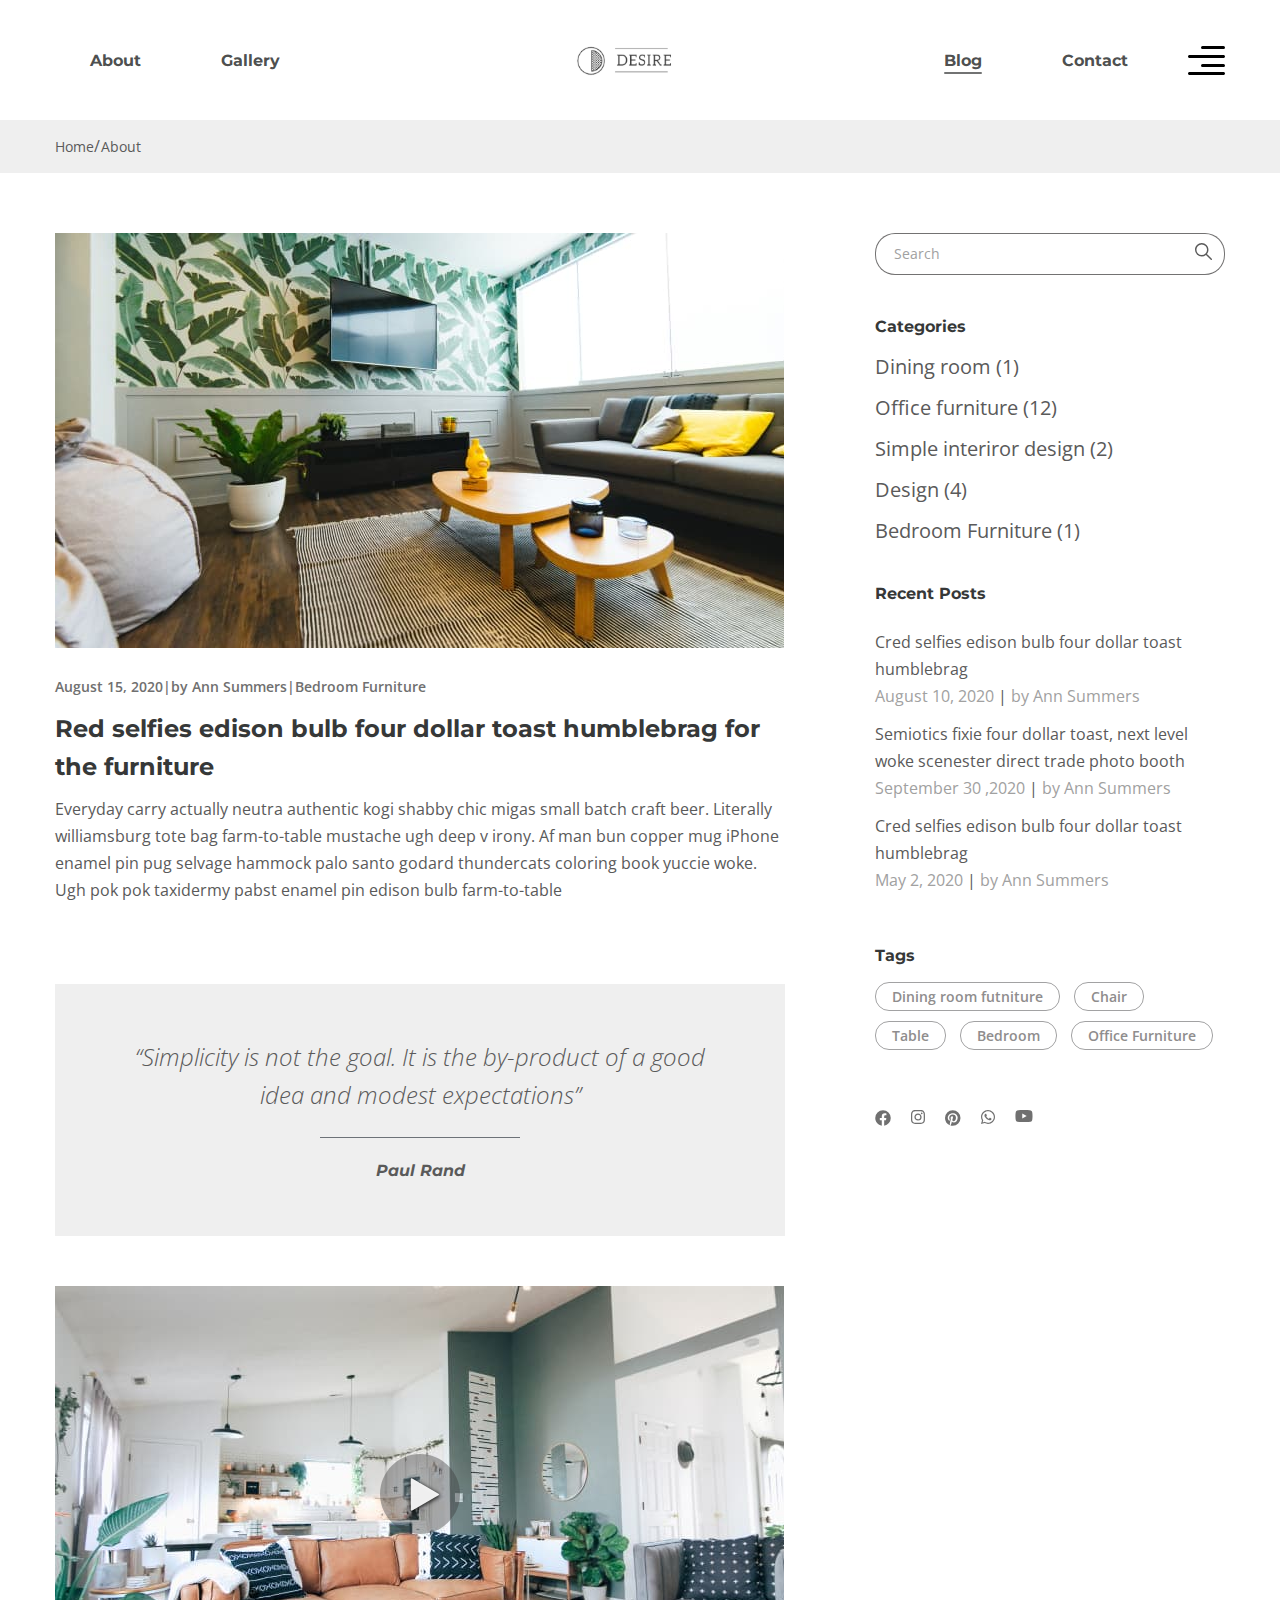
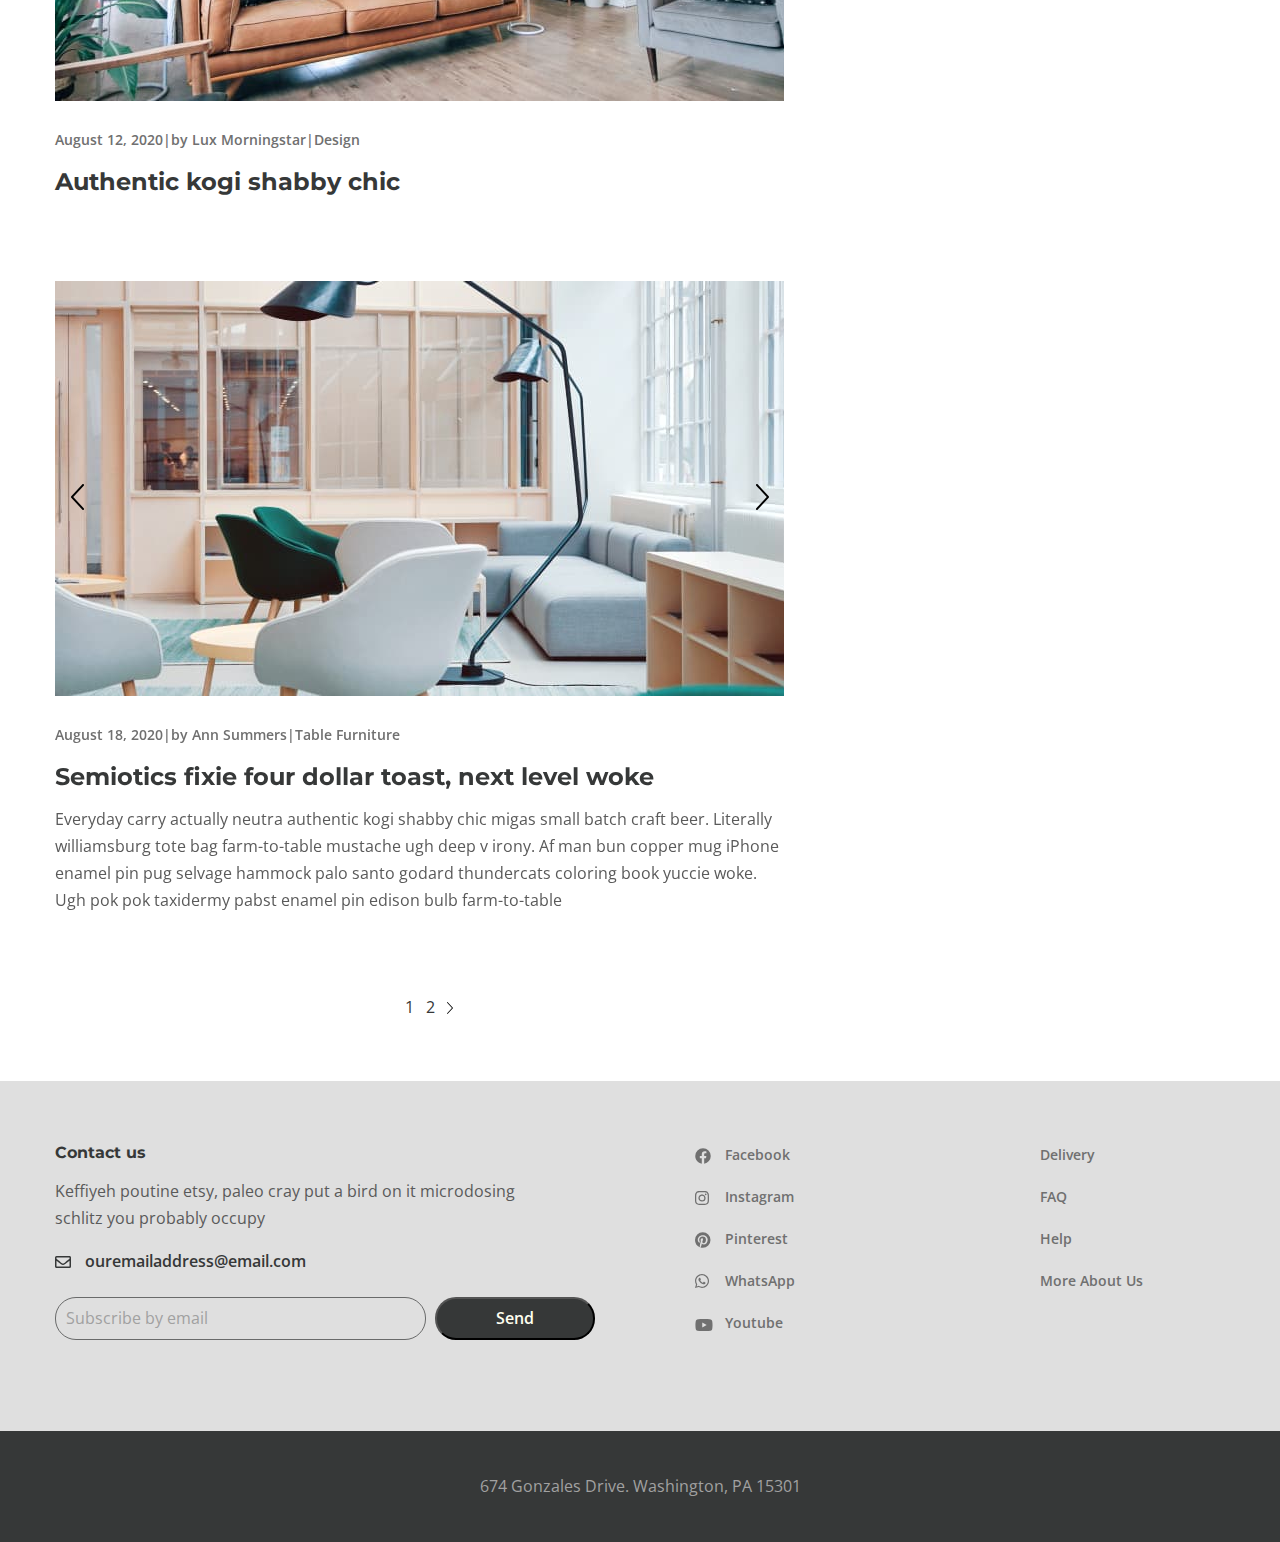
<file: blog.html>
<!DOCTYPE html>
<html lang="en">

<head>
  <meta charset="UTF-8">
  <meta name="viewport" content="width=device-width, initial-scale=1.0">
  <title>Document</title>
  <link rel="preconnect" href="https://fonts.googleapis.com">
  <link rel="preconnect" href="https://fonts.gstatic.com" crossorigin>
  <link href="https://fonts.googleapis.com/css2?family=Montserrat:wght@300;400;600;700&family=Open+Sans:wght@300;400;600&display=swap"
    rel="stylesheet">
  <link rel="stylesheet" href="css/style.min.css">
</head>

<body>
  <div class="wrapper">
    <header class="header">
      <div class="container">
        <div class="header__inner">
          <nav class="menu">
            <ul class="menu__list">
              <li class="menu__list-item">
                <a class="menu__list-link" href="about.html">About</a>
              </li>
              <li class="menu__list-item">
                <a class="menu__list-link" href="gallery.html">Gallery</a>
              </li>
            </ul>
          </nav>
          <a href="index.html" class="logo">
            <img src="images/logo.svg" alt="">
          </a>
          <nav class="menu">
            <ul class="menu__list">
              <li class="menu__list-item">
                <a class="menu__list-link menu__list-link--active" href="blog.html">Blog</a>
              </li>
              <li class="menu__list-item">
                <a class="menu__list-link" href="contact.html">Contact</a>
              </li>
            </ul>
          </nav>
          <button class="header__btn-menu">
            <span></span>
            <span></span>
            <span></span>
          </button>
          <button class="header__btn">
            <img src="images/icon_menu.svg" alt="">
          </button>
          <div class="rightside-menu rightside-menu--close">
            <button class="rightside-menu__close">
              <img src="images/close.svg" alt="">
            </button>
            <div class="rightside-menu__content">
              <a class="rightside-menu__logo" href="#">
                <img src="images/logo-big.png" alt="">
              </a>
              <h4 class="rightside-menu__title">Furniture for life</h4>
              <p class="rightside-menu__text">Sustainable hot chicken skateboard, dreamcatcher meggings actually squid.
                Slow-carb everyday carry +1 art party microdosing, put a bird on it brooklyn</p>
              <img class="rightside-menu__image" src="images/content/rightside-img.jpg" alt="iamges">
            </div>

          </div>
        </div>
      </div>
    </header>
    <main class="main">
      <div class="breadcrumbs">
        <div class="container">
          <ul class="breadcrumbs__list">
            <li class="breadcrumbs__item">
              <a class="breadcrumbs__link" href="#">Home</a>
            </li>
            <li class="breadcrumbs__item">
              <a class="breadcrumbs__link" href="#">About</a>
            </li>
          </ul>
        </div>
      </div>
      <section class="blog">
        <div class="container">
          <div class="blog__inner">
            <div class="blog__items">
              <div class="blog__item">
                <img class="blog__item-img" src="images/blog/big-img.jpg" alt="photo">
                <div class="blog__item-info">
                  <div class="blog__item-date"> August 15, 2020</div> |
                  <div class="blog__item-author">by Ann Summers</div> |
                  <div class="blog__item-theme">Bedroom Furniture</div>
                </div>
                <a href="#"><h3 class="blog__item-title">Red selfies edison bulb four dollar toast humblebrag for the furniture</h3></a>
                <p class="blog__item-text">Everyday carry actually neutra authentic kogi shabby chic migas small batch
                  craft beer. Literally williamsburg tote bag farm-to-table mustache ugh deep v irony. Af man bun copper
                  mug iPhone enamel pin pug selvage hammock palo santo godard thundercats coloring book yuccie woke. Ugh
                  pok pok taxidermy pabst enamel pin edison bulb farm-to-table</p>
              </div>
              <blockquote class="blog__blockqoute">
                “Simplicity is not the goal. It is the by-product of a good idea and modest expectations”
                <div class="blog__blockqoute-author">Paul Rand</div>
              </blockquote>
              <div class="blog__item article-popup">
                <div class="blog__box">
                  <img class="blog__item-img" src="images/blog/big-img2.jpg" alt="">
                  <a class="blog__item-popup" href="https://youtu.be/v186gRZYyo4">
                    <img class="blog__item-play" src="images/about/play.svg" alt="">
                  </a>
                </div>
                <div class="blog__item-info">
                  <div class="blog__item-date"> August 12, 2020</div> |
                  <div class="blog__item-author">by Lux Morningstar</div> |
                  <div class="blog__item-theme">Design</div>
                </div>
                <a href="#">
                  <h3 class="blog__item-title">Authentic kogi shabby chic</h3>
                </a>
                <p class="blog__item-text"></p>
              </div>
              <div class="blog__item article-slider">
                <div class="blog__item-sliderbox">
                  <img class="blog__item-img" src="images/blog/big-img3.jpg" alt="photo">
                  <div class="blog__item-info">
                    <div class="blog__item-date"> August 18, 2020</div> |
                    <div class="blog__item-author">by Ann Summers</div> |
                    <div class="blog__item-theme">Table Furniture</div>
                  </div>
                  <a href="#">
                    <h3 class="blog__item-title">Semiotics fixie four dollar toast, next level woke</h3>
                  </a>
                  <p class="blog__item-text">Everyday carry actually neutra authentic kogi shabby chic migas small batch
                    craft beer. Literally williamsburg tote bag farm-to-table mustache ugh deep v irony. Af man bun
                    copper
                    mug iPhone enamel pin pug selvage hammock palo santo godard thundercats coloring book yuccie woke.
                    Ugh
                    pok pok taxidermy pabst enamel pin edison bulb farm-to-table</p>
                </div>
                <div class="blog__item-sliderbox article--silder">
                  <img class="blog__item-img" src="images/blog/big-img3.jpg" alt="photo">
                  <div class="blog__item-info">
                    <div class="blog__item-date"> August 18, 2020</div> |
                    <div class="blog__item-author">by Ann Summers</div> |
                    <div class="blog__item-theme">Table Furniture</div>
                  </div>
                  <a href="#"><h3 class="blog__item-title">Semiotics fixie four dollar toast, next level woke</h3>  </a>
                  <p class="blog__item-text">Everyday carry actually neutra authentic kogi shabby chic migas small batch
                    craft beer. Literally williamsburg tote bag farm-to-table mustache ugh deep v irony. Af man bun
                    copper
                    mug iPhone enamel pin pug selvage hammock palo santo godard thundercats coloring book yuccie woke.
                    Ugh
                    pok pok taxidermy pabst enamel pin edison bulb farm-to-table</p>
                </div>
                <div class="blog__item-sliderbox article--silder">
                  <img class="blog__item-img" src="images/blog/big-img.jpg" alt="photo">
                  <div class="blog__item-info">
                    <div class="blog__item-date"> August 18, 2020</div> |
                    <div class="blog__item-author">by Ann Summers</div> |
                    <div class="blog__item-theme">Table Furniture</div>
                  </div>
                  <a href="#">
                    <h3 class="blog__item-title">Semiotics fixie four dollar toast, next level woke</h3>
                  </a>
                  <p class="blog__item-text">Everyday carry actually neutra authentic kogi shabby chic migas small batch
                    craft beer. Literally williamsburg tote bag farm-to-table mustache ugh deep v irony. Af man bun
                    copper
                    mug iPhone enamel pin pug selvage hammock palo santo godard thundercats coloring book yuccie woke.
                    Ugh
                    pok pok taxidermy pabst enamel pin edison bulb farm-to-table</p>
                </div>
              </div>
              <div class="pagination">
                <a class="pagination__arrow pagination__arrow--disabled" href="#">
                  <img class="pagination__arrow-icon"src="images/blog/arrow-left.svg" alt="">
                </a>
                <ul class="pagination__list">
                  <li class="pagination__list-item">
                    <a class="pagination__list-num" href="#">1</a>
                  </li>
                  <li class="pagination__list-item">
                    <a class="pagination__list-num" href="#">2</a>
                  </li>
                </ul>
                <a class="pagination__arrow" href="#">
                  <img class="pagination__arrow-icon"src="images/blog/arrow-right.svg" alt="">
                </a>
              </div>
            </div>
            <aside class="aside">
              <form class="aside__search">
                <input type="text" class="aside__serach-input" placeholder="Search">
                <button class="aside__search-btn">
                  <img class="aside__search-image" src="images/search.svg" alt="">
                </button>
              </form>
              <div class="blog__category">
                <h6 class="blog__category-title">Categories</h6>
                <ul class="blog__category-list">
                  <li class="blog__category-item">
                    <a class="blog__category-link" href="#">Dining room (1)</a>
                  </li>
                  <li class="blog__category-item">
                    <a class="blog__category-link" href="#">Office furniture (12)</a>
                  </li>
                  <li class="blog__category-item">
                    <a class="blog__category-link" href="#">Simple interiror design (2)</a>
                  </li>
                  <li class="blog__category-item">
                    <a class="blog__category-link" href="#">Design (4)</a>
                  </li>
                  <li class="blog__category-item">
                    <a class="blog__category-link" href="#">Bedroom Furniture (1)</a>
                  </li>
                </ul>
              </div>
              <div class="recent-posts">
                <h6 class="recent-posts__title">Recent Posts</h6>
                <ul class="recent-posts__list">
                  <li class="recent-posts__item">
                    <a class="recent-posts__item-title" href="#">Cred selfies edison bulb four dollar toast
                      humblebrag</a>
                    <span class="recent-posts__date">August 10, 2020</span> |
                    <a class="recent-posts__author" href="#">by Ann Summers</a>
                  </li>
                  <li class="recent-posts__item">
                    <a class="recent-posts__item-title" href="#" ">Semiotics fixie four dollar toast, next level woke scenester direct trade photo booth</a>
                    <span class=" recent-posts__date">September 30 ,2020</span> |
                      <a class="recent-posts__author" href="#">by Ann Summers</a>
                  </li>
                  <li class="recent-posts__item">
                    <a class="recent-posts__item-title" href="#">Cred selfies edison bulb four dollar toast
                      humblebrag</a>
                    <span class="recent-posts__date">May 2, 2020</span> |
                    <a class="recent-posts__author" href="#">by Ann Summers</a>
                  </li>
                </ul>
              </div>
              <div class="blog__tags">
                <h6 class="blog__tags-title">Tags</h6>
                <a class="blog__tags-link" href="#">Dining room futniture</a>
                <a class="blog__tags-link" href="#">Chair</a>
                <a class="blog__tags-link" href="#">Table</a>
                <a class="blog__tags-link" href="#">Bedroom</a>
                <a class="blog__tags-link" href="#">Office Furniture</a>
              </div>
              <ul class="blog__social">
                <li class="blog__social-item">
                  <a class="blog__social-link" href="#">
                    <img class="blog__social-img" src="images/facebook.svg" alt=""></a>
                </li>
                <li class="blog__social-item">
                  <a class="blog__social-link" href="#">
                    <img class="blog__social-img" src="images/instagram.svg" alt=""></a>
                </li>
                <li class="blog__social-item">
                  <a class="blog__social-link" href="#">
                    <img class="blog__social-img" src="images/Pinterest.svg" alt=""></a>
                </li>
                <li class="blog__social-item">
                  <a class="blog__social-link" href="#">
                    <img class="blog__social-img" src="images/whatsapp.svg" alt=""></a>
                </li>
                <li class="blog__social-item">
                  <a class="blog__social-link" href="#">
                    <img class="blog__social-img" src="images/youtube.svg" alt=""></a>
                </li>
              </ul>
            </aside>
          </div>
        </div>
      </section>
    </main>
    <footer class="footer">
      <div class="footer__content">
        <div class="container">
          <div class="footer__inner">
            <div class="footer__info">
              <h6 class="footer__info-title">
                Contact us
              </h6>
              <div class="footer__info-text">
                Keffiyeh poutine etsy, paleo cray put a bird on it microdosing schlitz you probably occupy
              </div>
              <a class="email" href="mailto:ouremailaddress@email.com">ouremailaddress@email.com</a>
              <div class="footer__form">
                <input class="footer__form-input" type="email" placeholder="Subscribe by email">
                <button class="footer__button" type="submit">Send</button>
              </div>
            </div>
            <ul class="footer__social">
              <li class="footer__social-item">
                <a class="footer__social-link footer__social-link--facebook" href="#">Facebook</a>
              </li>
              <li class="footer__social-item">
                <a class="footer__social-link footer__social-link--instagram" href="#">Instagram</a>
              </li>
              <li class="footer__social-item">
                <a class="footer__social-link footer__social-link--printerest" href="#">Pinterest</a>
              </li>
              <li class="footer__social-item">
                <a class="footer__social-link footer__social-link--whatsapp" href="#">WhatsApp</a>
              </li>
              <li class="footer__social-item">
                <a class="footer__social-link footer__social-link--youtube" href="#">Youtube</a>
              </li>
            </ul>
            <nav class="footer__menu">
              <ul class="footer__menu-list">
                <li class="footer__menu-item">
                  <a class="footer__menu-link" href="#">
                    Delivery
                  </a>
                </li>
                <li class="footer__menu-item">
                  <a class="footer__menu-link" href="#">
                    FAQ
                  </a>
                </li>
                <li class="footer__menu-item">
                  <a class="footer__menu-link" href="#">
                    Help
                  </a>
                </li>
                <li class="footer__menu-item">
                  <a class="footer__menu-link" href="#">
                    More About Us
                  </a>
                </li>
              </ul>
            </nav>
          </div>
        </div>
      </div>
      <div class="footer__copyright">
        <div class="container">
          <p>674 Gonzales Drive. Washington, PA 15301</p>
        </div>
      </div>
    </footer>
  </div>



  <script src="js/main.min.js"></script>
</body>

</html>
</file>
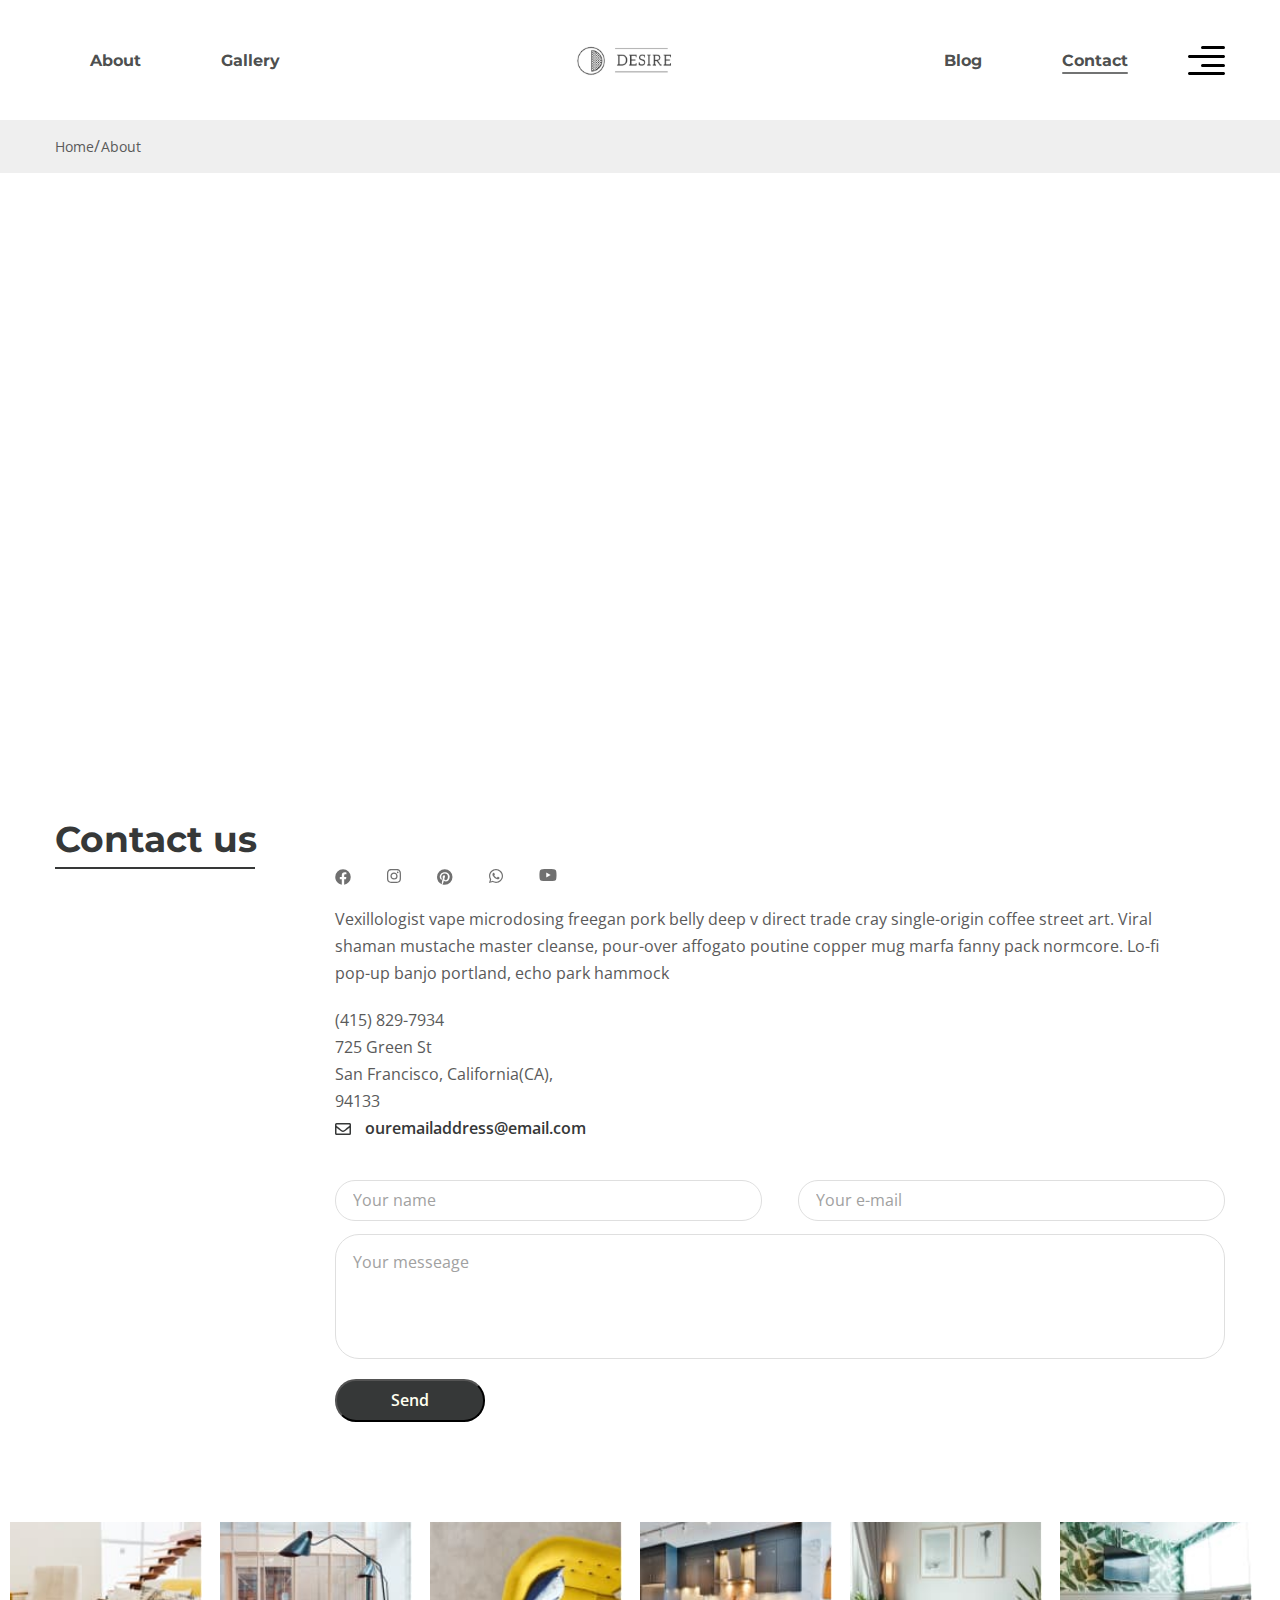
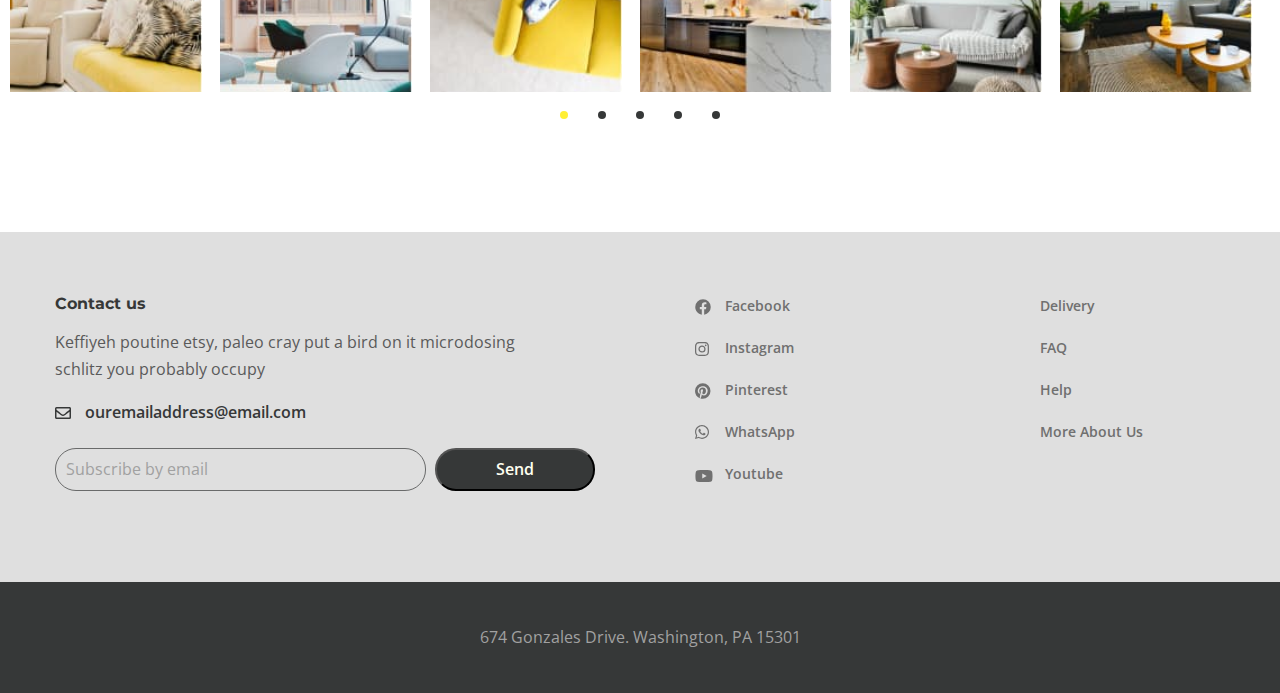
<file: contact.html>
<!DOCTYPE html>
<html lang="en">

<head>
  <meta charset="UTF-8">
  <meta name="viewport" content="width=device-width, initial-scale=1.0">
  <title>Document</title>
  <link rel="preconnect" href="https://fonts.googleapis.com">
  <link rel="preconnect" href="https://fonts.gstatic.com" crossorigin>
  <link href="https://fonts.googleapis.com/css2?family=Montserrat:wght@400;600;700&family=Open+Sans&display=swap"
    rel="stylesheet">
  <link rel="stylesheet" href="css/style.min.css">
</head>

<body>
  <div class="wrapper">
    <header class="header">
      <div class="container">
        <div class="header__inner">
          <nav class="menu">
            <ul class="menu__list">
              <li class="menu__list-item">
                <a class="menu__list-link" href="about.html">About</a>
              </li>
              <li class="menu__list-item">
                <a class="menu__list-link" href="gallery.html">Gallery</a>
              </li>
            </ul>
          </nav>
          <a href="index.html"class="logo">
            <img src="images/logo.svg" alt="">
          </a>
          <nav class="menu">
            <ul class="menu__list">
              <li class="menu__list-item">
                <a class="menu__list-link" href="blog.html">Blog</a>
              </li>
              <li class="menu__list-item">
                <a class="menu__list-link menu__list-link--active" href="contact.html">Contact</a>
              </li>
            </ul>
          </nav>
          <button class="header__btn-menu">
            <span></span>
            <span></span>
            <span></span>
          </button>
          <button class="header__btn">
            <img src="images/icon_menu.svg" alt="">
          </button>
          <div class="rightside-menu rightside-menu--close">
            <button class="rightside-menu__close">
              <img src="images/close.svg" alt="">
            </button>
            <div class="rightside-menu__content">
              <a class="rightside-menu__logo" href="#">
                <img src="images/logo-big.png" alt="">
              </a>
              <h4 class="rightside-menu__title">Furniture for life</h4>
              <p class="rightside-menu__text">Sustainable hot chicken skateboard, dreamcatcher meggings actually squid.
                Slow-carb everyday carry +1 art party microdosing, put a bird on it brooklyn</p>
              <img class="rightside-menu__image" src="images/content/rightside-img.jpg" alt="iamges">
            </div>

          </div>
        </div>
      </div>
    </header>
    <main class="main">
      <div class="breadcrumbs">
        <div class="container">
          <ul class="breadcrumbs__list">
            <li class="breadcrumbs__item">
              <a class="breadcrumbs__link" href="#">Home</a>
            </li>
            <li class="breadcrumbs__item">
              <a class="breadcrumbs__link" href="#">About</a>
            </li>
          </ul>
        </div>
      </div>
      <div class="map">
        <iframe
          src="https://www.google.com/maps/embed?pb=!1m18!1m12!1m3!1d21209.93402525537!2d-122.43281226538865!3d37.792956056653566!2m3!1f0!2f0!3f0!3m2!1i1024!2i768!4f13.1!3m3!1m2!1s0x808580f18d8c6ea7%3A0x5d7f53fb70a3a903!2zNzI1IEdyZWVuIFN0LCBTYW4gRnJhbmNpc2NvLCBDQSA5NDEzMywg0KHQqNCQ!5e0!3m2!1sru!2slv!4v1630276755551!5m2!1sru!2slv"
          width="1920" style="border:0;" allowfullscreen="" loading="lazy"></iframe>
      </div>
      <section class="contact">
        <div class="container">
          <h3 class="contact__title">Contact us</h3>
          <div class="contact__inner">
            <ul class="contact__social">
              <li class="contact__social-item">
                <a class="contact__social-link" href="#">
                  <img class="contact__social-img" src="images/facebook.svg" alt=""></a>
              </li>
              <li class="contact__social-item">
                <a class="contact__social-link" href="#">
                  <img class="contact__social-img" src="images/instagram.svg" alt=""></a>
              </li>
              <li class="contact__social-item">
                <a class="contact__social-link" href="#">
                  <img class="contact__social-img" src="images/Pinterest.svg" alt=""></a>
              </li>
              <li class="contact__social-item">
                <a class="contact__social-link" href="#">
                  <img class="contact__social-img" src="images/whatsapp.svg" alt=""></a>
              </li>
              <li class="contact__social-item">
                <a class="contact__social-link" href="#">
                  <img class="contact__social-img" src="images/youtube.svg" alt=""></a>
              </li>
            </ul>
            <p class="contact__text">Vexillologist vape microdosing freegan pork belly deep v direct trade cray single-origin coffee street art. Viral shaman mustache master cleanse, pour-over affogato poutine copper mug marfa fanny pack normcore. Lo-fi pop-up banjo portland, echo park hammock</p>
            <div class="contact__info">
              <a class="contact__phone" href="tel:+14158297934">(415) 829-7934</a>
              <div class="contact__street">725 Green St</div>
              <div class="contact__city">San Francisco, California(CA), 94133</div>
              <a class="email" href="mailto:ouremailaddress@email.com">ouremailaddress@email.com</a>
            </div>
            <form class="contact__form">
              <input class="contact__input" type="text"  placeholder="Your name"></input>
              <input class="contact__input" type="email"  placeholder="Your e-mail"></input>
              <textarea class="contact__textarea"name="" id=""  placeholder="Your messeage"></textarea>
              <button class="contact__btn"type="submit" >Send</button>
            </form>
          </div>
        </div>
      </section>
      <div class="contact-slider">
        <div class="container-fluid">
          <a class="contact-slider__link" href="#">
            <img class="contact-slider__img" src="images/slider/1.jpg" alt="photo">
            <p class="contact-slider__title">Truffaut literally trust</p>
          </a>
          <a class="contact-slider__link" href="#">
            <img class="contact-slider__img" src="images/slider/2.jpg" alt="photo">
            <p class="contact-slider__title">Truffaut literally trust</p>
          </a>
          <a class="contact-slider__link" href="#">
            <img class="contact-slider__img" src="images/slider/3.jpg" alt="photo">
            <p class="contact-slider__title">Truffaut literally trust</p>
          </a>
          <a class="contact-slider__link" href="#">
            <img class="contact-slider__img" src="images/slider/4.jpg" alt="photo">
            <p class="contact-slider__title">Truffaut literally trust</p>
          </a>
          <a class="contact-slider__link" href="#">
            <img class="contact-slider__img" src="images/slider/5.jpg" alt="photo">
            <p class="contact-slider__title">Truffaut literally trust</p>
          </a>
          <a class="contact-slider__link" href="#">
            <img class="contact-slider__img" src="images/slider/6.jpg" alt="photo">
            <p class="contact-slider__title">Truffaut literally trust</p>
          </a>
          <a class="contact-slider__link" href="#">
            <img class="contact-slider__img" src="images/slider/7.jpg" alt="photo">
            <p class="contact-slider__title">Truffaut literally trust</p>
          </a>
          <a class="contact-slider__link" href="#">
            <img class="contact-slider__img" src="images/slider/8.jpg" alt="photo">
            <p class="contact-slider__title">Truffaut literally trust</p>
          </a>
          <a class="contact-slider__link" href="#">
            <img class="contact-slider__img" src="images/slider/9.jpg" alt="photo">
            <p class="contact-slider__title">Truffaut literally trust</p>
          </a>
          <a class="contact-slider__link" href="#">
            <img class="contact-slider__img" src="images/slider/10.jpg" alt="photo">
            <p class="contact-slider__title">Truffaut literally trust</p>
          </a>
          <a class="contact-slider__link" href="#">
            <img class="contact-slider__img" src="images/slider/1.jpg" alt="photo">
            <p class="contact-slider__title">Truffaut literally trust</p>
          </a>
          <a class="contact-slider__link" href="#">
            <img class="contact-slider__img" src="images/slider/2.jpg" alt="photo">
            <p class="contact-slider__title">Truffaut literally trust</p>
          </a>
          <a class="contact-slider__link" href="#">
            <img class="contact-slider__img" src="images/slider/3.jpg" alt="photo">
            <p class="contact-slider__title">Truffaut literally trust</p>
          </a>
          <a class="contact-slider__link" href="#">
            <img class="contact-slider__img" src="images/slider/4.jpg" alt="photo">
            <p class="contact-slider__title">Truffaut literally trust</p>
          </a>
          <a class="contact-slider__link" href="#">
            <img class="contact-slider__img" src="images/slider/5.jpg" alt="photo">
            <p class="contact-slider__title">Truffaut literally trust</p>
          </a>
          <a class="contact-slider__link" href="#">
            <img class="contact-slider__img" src="images/slider/6.jpg" alt="photo">
            <p class="contact-slider__title">Truffaut literally trust</p>
          </a>
          <a class="contact-slider__link" href="#">
            <img class="contact-slider__img" src="images/slider/7.jpg" alt="photo">
            <p class="contact-slider__title">Truffaut literally trust</p>
          </a>
          <a class="contact-slider__link" href="#">
            <img class="contact-slider__img" src="images/slider/8.jpg" alt="photo">
            <p class="contact-slider__title">Truffaut literally trust</p>
          </a>
          <a class="contact-slider__link" href="#">
            <img class="contact-slider__img" src="images/slider/9.jpg" alt="photo">
            <p class="contact-slider__title">Truffaut literally trust</p>
          </a>
          <a class="contact-slider__link" href="#">
            <img class="contact-slider__img" src="images/slider/10.jpg" alt="photo">
            <p class="contact-slider__title">Truffaut literally trust</p>
          </a>
          <a class="contact-slider__link" href="#">
            <img class="contact-slider__img" src="images/slider/1.jpg" alt="photo">
            <p class="contact-slider__title">Truffaut literally trust</p>
          </a>
          <a class="contact-slider__link" href="#">
            <img class="contact-slider__img" src="images/slider/2.jpg" alt="photo">
            <p class="contact-slider__title">Truffaut literally trust</p>
          </a>
          <a class="contact-slider__link" href="#">
            <img class="contact-slider__img" src="images/slider/3.jpg" alt="photo">
            <p class="contact-slider__title">Truffaut literally trust</p>
          </a>
          <a class="contact-slider__link" href="#">
            <img class="contact-slider__img" src="images/slider/4.jpg" alt="photo">
            <p class="contact-slider__title">Truffaut literally trust</p>
          </a>
          <a class="contact-slider__link" href="#">
            <img class="contact-slider__img" src="images/slider/5.jpg" alt="photo">
            <p class="contact-slider__title">Truffaut literally trust</p>
          </a>
          <a class="contact-slider__link" href="#">
            <img class="contact-slider__img" src="images/slider/6.jpg" alt="photo">
            <p class="contact-slider__title">Truffaut literally trust</p>
          </a>
          <a class="contact-slider__link" href="#">
            <img class="contact-slider__img" src="images/slider/7.jpg" alt="photo">
            <p class="contact-slider__title">Truffaut literally trust</p>
          </a>
          <a class="contact-slider__link" href="#">
            <img class="contact-slider__img" src="images/slider/8.jpg" alt="photo">
            <p class="contact-slider__title">Truffaut literally trust</p>
          </a>
          <a class="contact-slider__link" href="#">
            <img class="contact-slider__img" src="images/slider/9.jpg" alt="photo">
            <p class="contact-slider__title">Truffaut literally trust</p>
          </a>
          <a class="contact-slider__link" href="#">
            <img class="contact-slider__img" src="images/slider/10.jpg" alt="photo">
            <p class="contact-slider__title">Truffaut literally trust</p>
          </a>
        </div>
      </div>
    </main>
    <footer class="footer">
      <div class="footer__content">
        <div class="container">
          <div class="footer__inner">
            <div class="footer__info">
              <h6 class="footer__info-title">
                Contact us
              </h6>
              <div class="footer__info-text">
                Keffiyeh poutine etsy, paleo cray put a bird on it microdosing schlitz you probably occupy
              </div>
              <a class="email" href="mailto:ouremailaddress@email.com">ouremailaddress@email.com</a>
              <div class="footer__form">
                <input class="footer__form-input" type="email" placeholder="Subscribe by email">
                <button class="footer__button" type="submit">Send</button>
              </div>
            </div>
            <ul class="footer__social">
              <li class="footer__social-item">
                <a class="footer__social-link footer__social-link--facebook" href="#">Facebook</a>
              </li>
              <li class="footer__social-item">
                <a class="footer__social-link footer__social-link--instagram" href="#">Instagram</a>
              </li>
              <li class="footer__social-item">
                <a class="footer__social-link footer__social-link--printerest" href="#">Pinterest</a>
              </li>
              <li class="footer__social-item">
                <a class="footer__social-link footer__social-link--whatsapp" href="#">WhatsApp</a>
              </li>
              <li class="footer__social-item">
                <a class="footer__social-link footer__social-link--youtube" href="#">Youtube</a>
              </li>
            </ul>
            <nav class="footer__menu">
              <ul class="footer__menu-list">
                <li class="footer__menu-item">
                  <a class="footer__menu-link" href="#">
                    Delivery
                  </a>
                </li>
                <li class="footer__menu-item">
                  <a class="footer__menu-link" href="#">
                    FAQ
                  </a>
                </li>
                <li class="footer__menu-item">
                  <a class="footer__menu-link" href="#">
                    Help
                  </a>
                </li>
                <li class="footer__menu-item">
                  <a class="footer__menu-link" href="#">
                    More About Us
                  </a>
                </li>
              </ul>
            </nav>
          </div>
        </div>
      </div>
      <div class="footer__copyright">
        <div class="container">
          <p>674 Gonzales Drive. Washington, PA 15301</p>
        </div>
      </div>
    </footer>
  </div>



  <script src="js/main.min.js"></script>
</body>

</html>
</file>
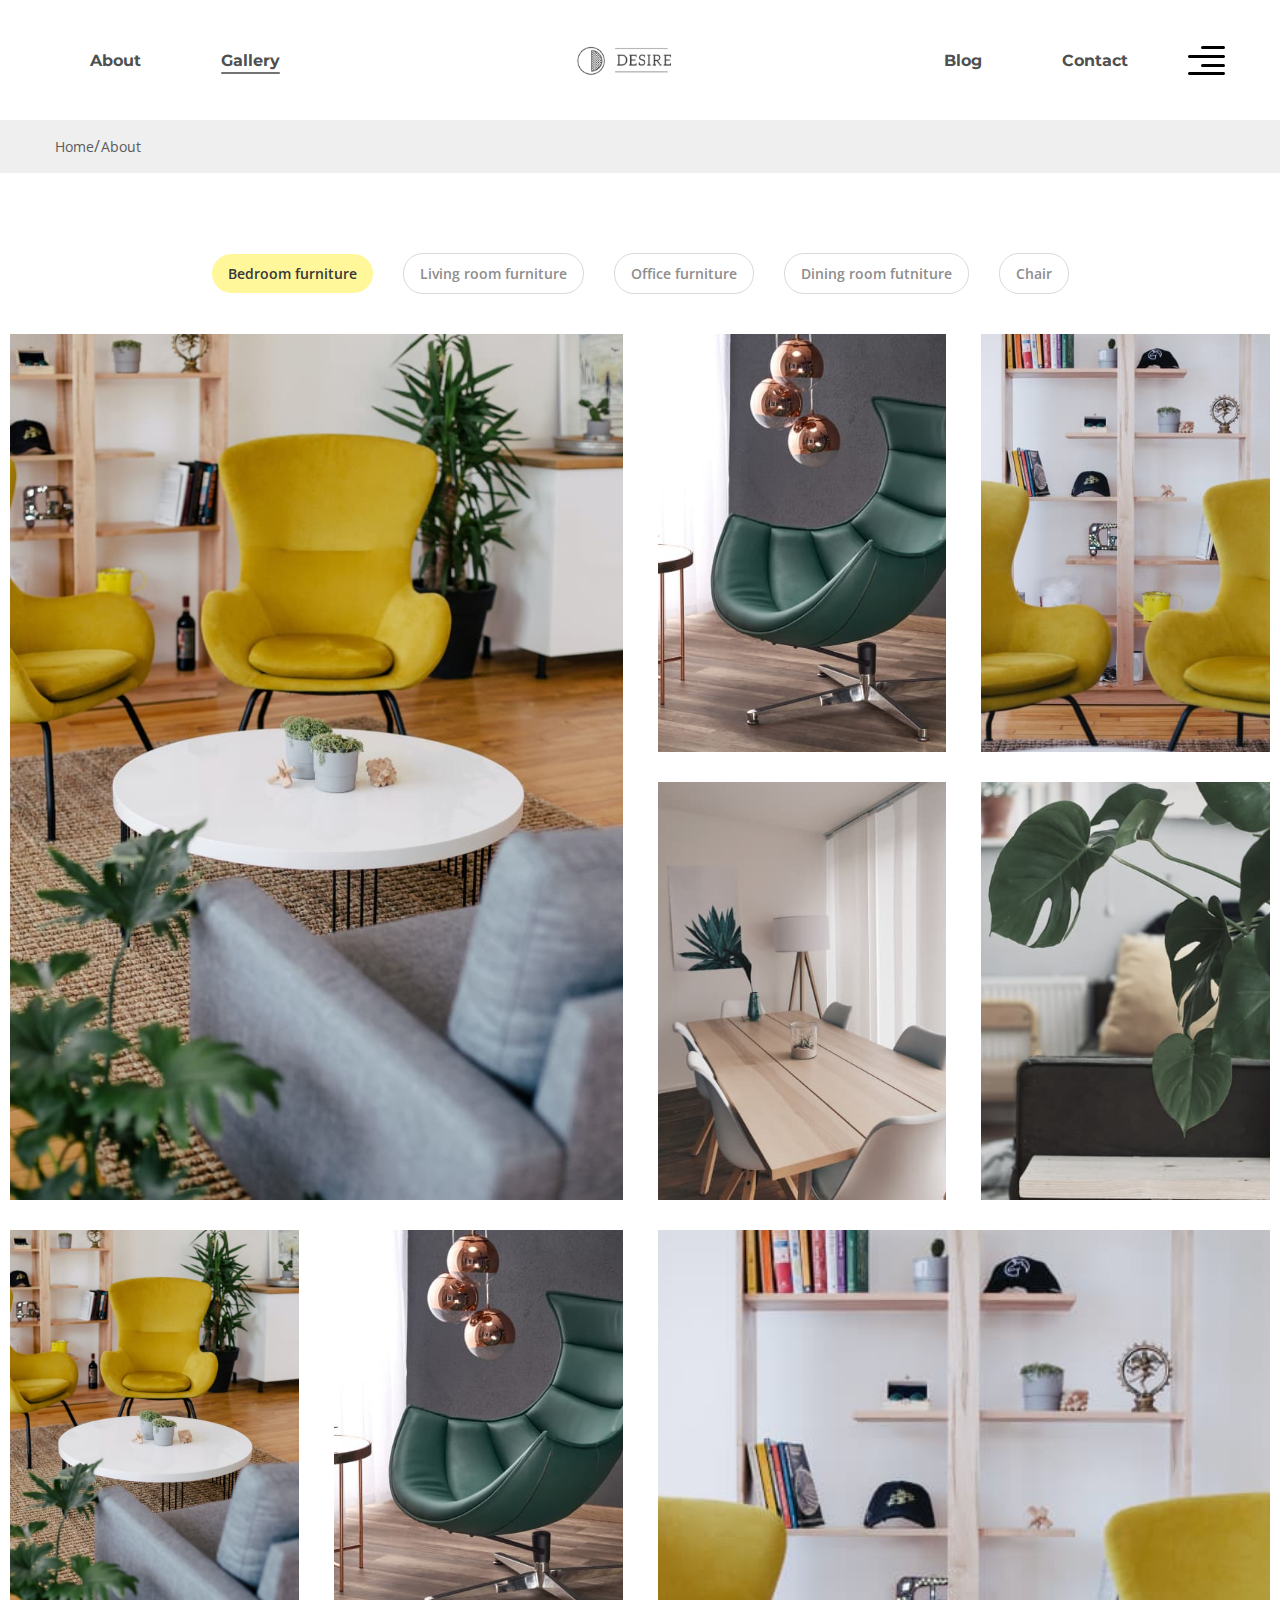
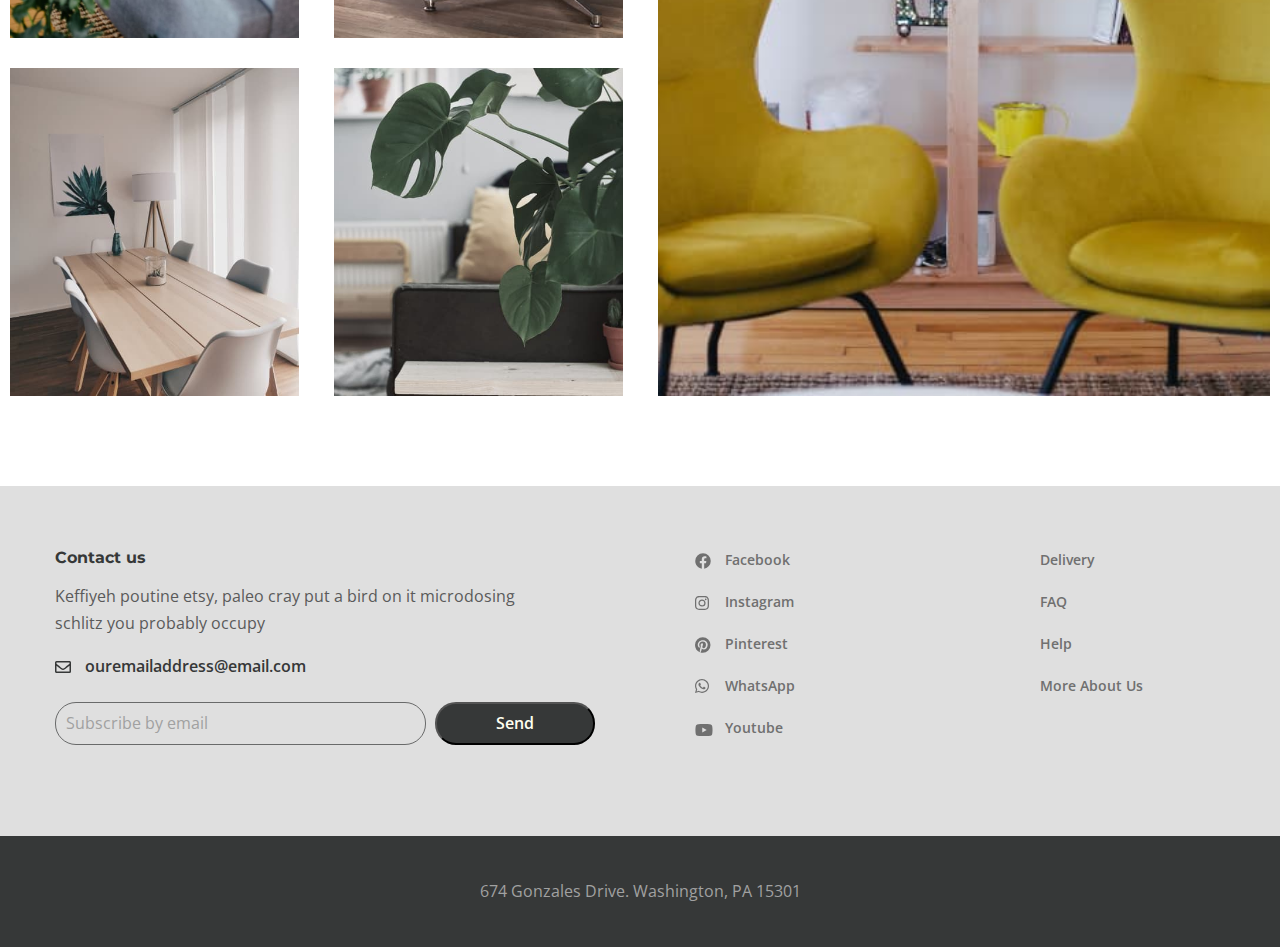
<file: gallery.html>
<!DOCTYPE html>
<html lang="en">

<head>
  <meta charset="UTF-8">
  <meta name="viewport" content="width=device-width, initial-scale=1.0">
  <title>Document</title>
  <link rel="preconnect" href="https://fonts.googleapis.com">
  <link rel="preconnect" href="https://fonts.gstatic.com" crossorigin>
  <link href="https://fonts.googleapis.com/css2?family=Montserrat:wght@400;600;700&family=Open+Sans&display=swap"
    rel="stylesheet">
  <link rel="stylesheet" href="css/style.min.css">
</head>

<body>
  <div class="wrapper">
    <header class="header">
      <div class="container">
        <div class="header__inner">
          <nav class="menu">
            <ul class="menu__list">
              <li class="menu__list-item">
                <a class="menu__list-link" href="about.html">About</a>
              </li>
              <li class="menu__list-item">
                <a class="menu__list-link menu__list-link--active" href="gallery.html">Gallery</a>
              </li>
            </ul>
          </nav>
          <a href="index.html" class="logo">
            <img src="images/logo.svg" alt="">
          </a>
          <nav class="menu">
            <ul class="menu__list">
              <li class="menu__list-item">
                <a class="menu__list-link" href="blog.html">Blog</a>
              </li>
              <li class="menu__list-item">
                <a class="menu__list-link" href="contact.html">Contact</a>
              </li>
            </ul>
          </nav>
          <button class="header__btn-menu">
            <span></span>
            <span></span>
            <span></span>
          </button>
          <button class="header__btn">
            <img src="images/icon_menu.svg" alt="">
          </button>
          <div class="rightside-menu rightside-menu--close">
            <button class="rightside-menu__close">
              <img src="images/close.svg" alt="">
            </button>
            <div class="rightside-menu__content">
              <a class="rightside-menu__logo" href="#">
                <img src="images/logo-big.png" alt="">
              </a>
              <h4 class="rightside-menu__title">Furniture for life</h4>
              <p class="rightside-menu__text">Sustainable hot chicken skateboard, dreamcatcher meggings actually squid.
                Slow-carb everyday carry +1 art party microdosing, put a bird on it brooklyn</p>
              <img class="rightside-menu__image" src="images/content/rightside-img.jpg" alt="iamges">
            </div>

          </div>
        </div>
      </div>
    </header>
    <main class="main">
      <div class="breadcrumbs">
        <div class="container">
          <ul class="breadcrumbs__list">
            <li class="breadcrumbs__item">
              <a class="breadcrumbs__link" href="#">Home</a>
            </li>
            <li class="breadcrumbs__item">
              <a class="breadcrumbs__link" href="#">About</a>
            </li>
          </ul>
        </div>
      </div>
      <div class="gallery gallery-page">
        <div class="container-fluid">
          <div class="gallery__buttons">
            <button class="gallery__btn gallery__btn--active" data-filter=".bedroom">Bedroom furniture</button>
            <button class="gallery__btn" data-filter=".living">Living room furniture</button>
            <button class="gallery__btn" data-filter=".office">Office furniture</button>
            <button class="gallery__btn" data-filter=".dining">Dining room futniture</button>
            <button class="gallery__btn" data-filter=".chair">Chair</button>
          </div>
          <div class="gallery__inner">
            <div class="gallery__items mix bedroom">
              <a class="gallery__item href=" #">
                <img class="gallery__img" src="images/gallery/1.jpg" alt="photo">
              </a>
              <a class="gallery__item href=" #">
                <img class="gallery__img" src="images/gallery/4.jpg" alt="photo">
              </a>
              <a class="gallery__item href=" #">
                <img class="gallery__img" src="images/gallery/5.jpg" alt="photo">
              </a>
              <a class="gallery__item href=" #">
                <img class="gallery__img" src="images/gallery/2.jpg" alt="photo">
              </a>
              <a class="gallery__item href=" #">
                <img class="gallery__img" src="images/gallery/3.jpg" alt="photo">
              </a>
              <a class="gallery__item href=" #">
                <img class="gallery__img" src="images/gallery/1.jpg" alt="photo">
              </a>
              <a class="gallery__item href=" #">
                <img class="gallery__img" src="images/gallery/4.jpg" alt="photo">
              </a>
              <a class="gallery__item href=" #">
                <img class="gallery__img" src="images/gallery/5.jpg" alt="photo">
              </a>
              <a class="gallery__item href=" #">
                <img class="gallery__img" src="images/gallery/2.jpg" alt="photo">
              </a>
              <a class="gallery__item href=" #">
                <img class="gallery__img" src="images/gallery/3.jpg" alt="photo">
              </a>
            </div>
            <div class="gallery__items mix living">
              <a class="gallery__item href=" #">
                <img class="gallery__img" src="images/gallery/1.jpg" alt="photo">
              </a>
              <a class="gallery__item href=" #">
                <img class="gallery__img" src="images/gallery/2.jpg" alt="photo">
              </a>
              <a class="gallery__item href=" #">
                <img class="gallery__img" src="images/gallery/3.jpg" alt="photo">
              </a>
              <a class="gallery__item href=" #">
                <img class="gallery__img" src="images/gallery/4.jpg" alt="photo">
              </a>
              <a class="gallery__item href=" #">
                <img class="gallery__img" src="images/gallery/5.jpg" alt="photo">
              </a>
              <a class="gallery__item href=" #">
                <img class="gallery__img" src="images/gallery/1.jpg" alt="photo">
              </a>
              <a class="gallery__item href=" #">
                <img class="gallery__img" src="images/gallery/4.jpg" alt="photo">
              </a>
              <a class="gallery__item href=" #">
                <img class="gallery__img" src="images/gallery/5.jpg" alt="photo">
              </a>
              <a class="gallery__item href=" #">
                <img class="gallery__img" src="images/gallery/2.jpg" alt="photo">
              </a>
              <a class="gallery__item href=" #">
                <img class="gallery__img" src="images/gallery/3.jpg" alt="photo">
              </a>
            </div>
            <div class="gallery__items mix office">
              <a class="gallery__item href=" #">
                <img class="gallery__img" src="images/gallery/1.jpg" alt="photo">
              </a>
              <a class="gallery__item href=" #">
                <img class="gallery__img" src="images/gallery/2.jpg" alt="photo">
              </a>
              <a class="gallery__item href=" #">
                <img class="gallery__img" src="images/gallery/3.jpg" alt="photo">
              </a>
              <a class="gallery__item href=" #">
                <img class="gallery__img" src="images/gallery/4.jpg" alt="photo">
              </a>
              <a class="gallery__item href=" #">
                <img class="gallery__img" src="images/gallery/5.jpg" alt="photo">
              </a>
              <a class="gallery__item href=" #">
                <img class="gallery__img" src="images/gallery/1.jpg" alt="photo">
              </a>
              <a class="gallery__item href=" #">
                <img class="gallery__img" src="images/gallery/4.jpg" alt="photo">
              </a>
              <a class="gallery__item href=" #">
                <img class="gallery__img" src="images/gallery/5.jpg" alt="photo">
              </a>
              <a class="gallery__item href=" #">
                <img class="gallery__img" src="images/gallery/2.jpg" alt="photo">
              </a>
              <a class="gallery__item href=" #">
                <img class="gallery__img" src="images/gallery/3.jpg" alt="photo">
              </a>
            </div>
            <div class="gallery__items mix dining">
              <a class="gallery__item href=" #">
                <img class="gallery__img" src="images/gallery/1.jpg" alt="photo">
              </a>
              <a class="gallery__item href=" #">
                <img class="gallery__img" src="images/gallery/2.jpg" alt="photo">
              </a>
              <a class="gallery__item href=" #">
                <img class="gallery__img" src="images/gallery/3.jpg" alt="photo">
              </a>
              <a class="gallery__item href=" #">
                <img class="gallery__img" src="images/gallery/4.jpg" alt="photo">
              </a>
              <a class="gallery__item href=" #">
                <img class="gallery__img" src="images/gallery/5.jpg" alt="photo">
              </a>
              <a class="gallery__item href=" #">
                <img class="gallery__img" src="images/gallery/1.jpg" alt="photo">
              </a>
              <a class="gallery__item href=" #">
                <img class="gallery__img" src="images/gallery/4.jpg" alt="photo">
              </a>
              <a class="gallery__item href=" #">
                <img class="gallery__img" src="images/gallery/5.jpg" alt="photo">
              </a>
              <a class="gallery__item href=" #">
                <img class="gallery__img" src="images/gallery/2.jpg" alt="photo">
              </a>
              <a class="gallery__item href=" #">
                <img class="gallery__img" src="images/gallery/3.jpg" alt="photo">
              </a>
            </div>
            <div class="gallery__items mix chair">
              <a class="gallery__item href=" #">
                <img class="gallery__img" src="images/gallery/1.jpg" alt="photo">
              </a>
              <a class="gallery__item href=" #">
                <img class="gallery__img" src="images/gallery/2.jpg" alt="photo">
              </a>
              <a class="gallery__item href=" #">
                <img class="gallery__img" src="images/gallery/3.jpg" alt="photo">
              </a>
              <a class="gallery__item href=" #">
                <img class="gallery__img" src="images/gallery/4.jpg" alt="photo">
              </a>
              <a class="gallery__item href=" #">
                <img class="gallery__img" src="images/gallery/5.jpg" alt="photo">
              </a>
              <a class="gallery__item href=" #">
                <img class="gallery__img" src="images/gallery/1.jpg" alt="photo">
              </a>
              <a class="gallery__item href=" #">
                <img class="gallery__img" src="images/gallery/4.jpg" alt="photo">
              </a>
              <a class="gallery__item href=" #">
                <img class="gallery__img" src="images/gallery/5.jpg" alt="photo">
              </a>
              <a class="gallery__item href=" #">
                <img class="gallery__img" src="images/gallery/2.jpg" alt="photo">
              </a>
              <a class="gallery__item href=" #">
                <img class="gallery__img" src="images/gallery/3.jpg" alt="photo">
              </a>
            </div>
          </div>
        </div>
      </div>
    </main>
    <footer class="footer">
      <div class="footer__content">
        <div class="container">
          <div class="footer__inner">
            <div class="footer__info">
              <h6 class="footer__info-title">
                Contact us
              </h6>
              <div class="footer__info-text">
                Keffiyeh poutine etsy, paleo cray put a bird on it microdosing schlitz you probably occupy
              </div>
              <a class="email" href="mailto:ouremailaddress@email.com">ouremailaddress@email.com</a>
              <div class="footer__form">
                <input class="footer__form-input" type="email" placeholder="Subscribe by email">
                <button class="footer__button" type="submit">Send</button>
              </div>
            </div>
            <ul class="footer__social">
              <li class="footer__social-item">
                <a class="footer__social-link footer__social-link--facebook" href="#">Facebook</a>
              </li>
              <li class="footer__social-item">
                <a class="footer__social-link footer__social-link--instagram" href="#">Instagram</a>
              </li>
              <li class="footer__social-item">
                <a class="footer__social-link footer__social-link--printerest" href="#">Pinterest</a>
              </li>
              <li class="footer__social-item">
                <a class="footer__social-link footer__social-link--whatsapp" href="#">WhatsApp</a>
              </li>
              <li class="footer__social-item">
                <a class="footer__social-link footer__social-link--youtube" href="#">Youtube</a>
              </li>
            </ul>
            <nav class="footer__menu">
              <ul class="footer__menu-list">
                <li class="footer__menu-item">
                  <a class="footer__menu-link" href="#">
                    Delivery
                  </a>
                </li>
                <li class="footer__menu-item">
                  <a class="footer__menu-link" href="#">
                    FAQ
                  </a>
                </li>
                <li class="footer__menu-item">
                  <a class="footer__menu-link" href="#">
                    Help
                  </a>
                </li>
                <li class="footer__menu-item">
                  <a class="footer__menu-link" href="#">
                    More About Us
                  </a>
                </li>
              </ul>
            </nav>
          </div>
        </div>
      </div>
      <div class="footer__copyright">
        <div class="container">
          <p>674 Gonzales Drive. Washington, PA 15301</p>
        </div>
      </div>
    </footer>
  </div>



  <script src="js/main.min.js"></script>
</body>

</html>
</file>
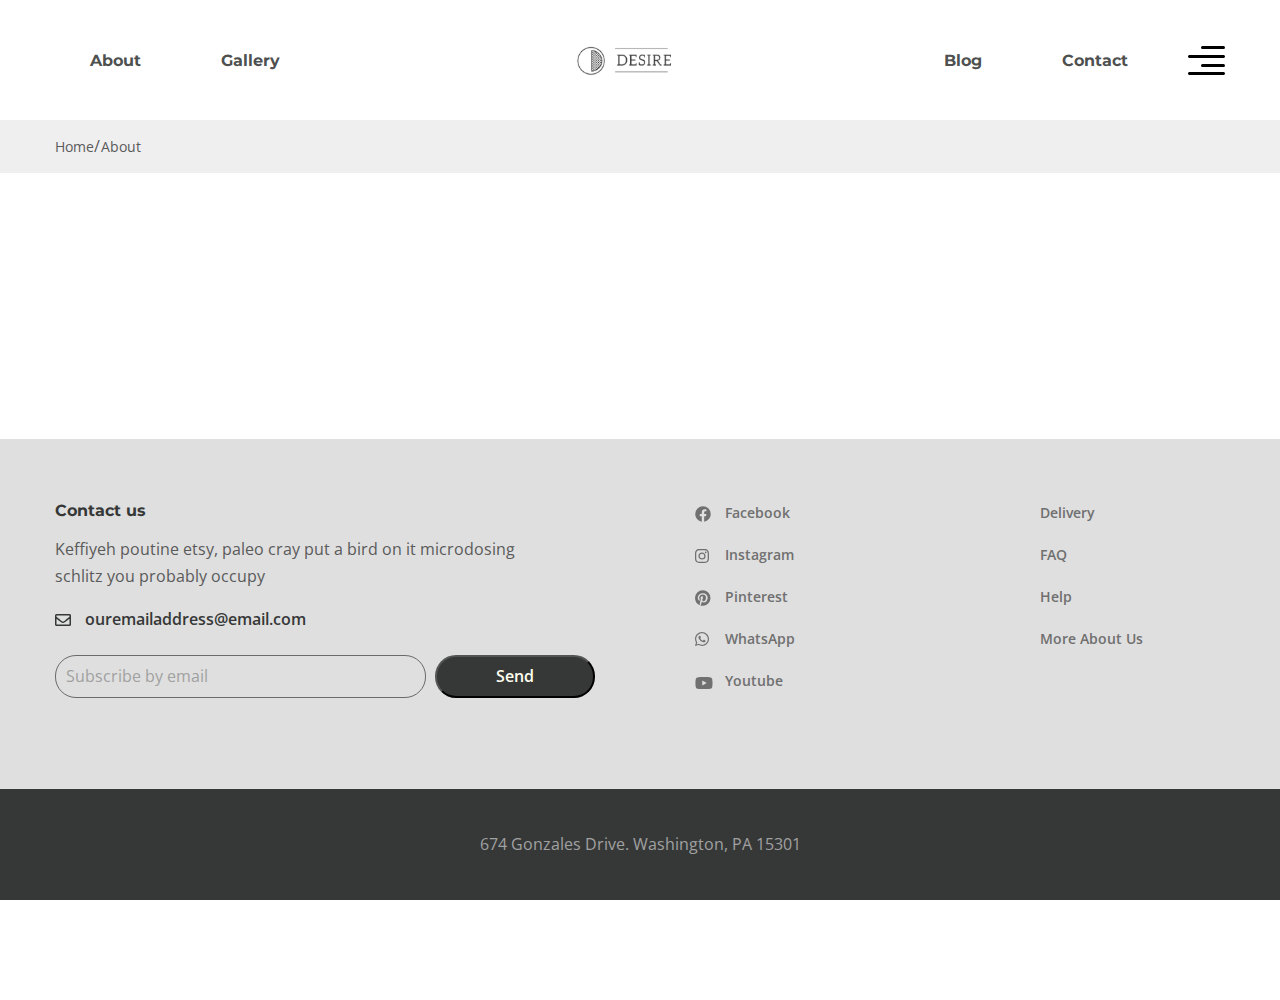
<file: page.html>
<!DOCTYPE html>
<html lang="en">

<head>
  <meta charset="UTF-8">
  <meta name="viewport" content="width=device-width, initial-scale=1.0">
  <title>Document</title>
  <link rel="preconnect" href="https://fonts.googleapis.com">
  <link rel="preconnect" href="https://fonts.gstatic.com" crossorigin>
  <link href="https://fonts.googleapis.com/css2?family=Montserrat:wght@400;600;700&family=Open+Sans&display=swap" rel="stylesheet">
  <link rel="stylesheet" href="css/style.min.css">
</head>

<body>
  <div class="wrapper">
    <header class="header">
      <div class="container">
        <div class="header__inner">
          <nav class="menu">
            <ul class="menu__list">
              <li class="menu__list-item">
                <a class="menu__list-link" href="#">About</a>
              </li>
              <li class="menu__list-item">
                <a class="menu__list-link" href="#">Gallery</a>
              </li>
            </ul>
          </nav>
          <a class="logo">
            <img src="images/logo.svg" alt="">
          </a>
          <nav class="menu">
            <ul class="menu__list">
              <li class="menu__list-item">
                <a class="menu__list-link" href="#">Blog</a>
              </li>
              <li class="menu__list-item">
                <a class="menu__list-link" href="#">Contact</a>
              </li>
            </ul>
          </nav>
          <button class="header__btn-menu">
            <span></span>
            <span></span>
            <span></span>
          </button>
          <button class="header__btn">
            <img src="images/icon_menu.svg" alt="image">
          </button>
          <div class="rightside-menu rightside-menu--close">
            <button class="rightside-menu__close">
              <img src="images/close.svg" alt="">
            </button>
            <div class="rightside-menu__content">
              <a class="rightside-menu__logo" href="#" >
                <img src="images/logo-big.png" alt="">
              </a>
              <h4 class="rightside-menu__title">Furniture for life</h4>
              <p class="rightside-menu__text">Sustainable hot chicken skateboard, dreamcatcher meggings actually squid. Slow-carb everyday carry +1 art party microdosing, put a bird on it brooklyn</p>
              <img class="rightside-menu__image" src="images/content/rightside-img.jpg" alt="iamges">
            </div>
            
          </div>
        </div>
      </div>
    </header>
    <main class="main">
      <div class="breadcrumbs">
        <div class="container">
          <ul class="breadcrumbs__list">
            <li class="breadcrumbs__item">
              <a class="breadcrumbs__link" href="#" >Home</a>
            </li>
            <li class="breadcrumbs__item">
              <a class="breadcrumbs__link" href="#" >About</a>
            </li>
          </ul>
        </div>
      </div>
    </main>
    <footer class="footer">
      <div class="footer__content">
        <div class="container">
          <div class="footer__inner">
            <div class="footer__info">
              <h6 class="footer__info-title">
                Contact us
              </h6>
              <div class="footer__info-text">
                Keffiyeh poutine etsy, paleo cray put a bird on it microdosing schlitz you probably occupy
              </div>
              <a class="email" href="mailto:ouremailaddress@email.com">ouremailaddress@email.com</a>
              <div class="footer__form">
                <input class="footer__form-input" type="email" placeholder="Subscribe by email">
                <button class="footer__button" type="submit">Send</button>
              </div>
            </div>
            <ul class="footer__social">
              <li class="footer__social-item">
                <a class="footer__social-link footer__social-link--facebook" href="#">Facebook</a>
              </li>
              <li class="footer__social-item">
                <a class="footer__social-link footer__social-link--instagram" href="#">Instagram</a>
              </li>
              <li class="footer__social-item">
                <a class="footer__social-link footer__social-link--printerest" href="#">Pinterest</a>
              </li>
              <li class="footer__social-item">
                <a class="footer__social-link footer__social-link--whatsapp" href="#">WhatsApp</a>
              </li>
              <li class="footer__social-item">
                <a class="footer__social-link footer__social-link--youtube" href="#">Youtube</a>
              </li>
            </ul>
            <nav class="footer__menu">
              <ul class="footer__menu-list">
                <li class="footer__menu-item">
                  <a class="footer__menu-link" href="#">
                    Delivery
                  </a>
                </li>
                <li class="footer__menu-item">
                  <a class="footer__menu-link" href="#">
                    FAQ
                  </a>
                </li>
                <li class="footer__menu-item">
                  <a class="footer__menu-link" href="#">
                    Help
                  </a>
                </li>
                <li class="footer__menu-item">
                  <a class="footer__menu-link" href="#">
                    More About Us
                  </a>
                </li>
              </ul>
            </nav>
          </div>
        </div>
      </div>
      <div class="footer__copyright">
        <div class="container">
          <p>674 Gonzales Drive. Washington, PA 15301</p>
        </div>
      </div>
    </footer>
  </div>



  <script src="js/main.min.js"></script>
</body>

</html>
</file>
<file: css/style.min.css>
.menu__list-link,.footer__info-title,.rightside-menu__title,.top__slider-title,.new-collection__title,.collection__info-title,.decor__title,.works-path__title,.works-path__item-title,.blog-box__title,.blog-box__item-title,.about__prev-title,.about__title,.inspiration__title,.inspiration__item,.contact__title,.contact-slider__title,.blog__category-title,.blog__tags-title,.blog__item-title,.blog__blockqoute-author,.recent-posts__title,.blog-one__tags-title,.blog-one__comments-title,.blog-one__comments-name,.blog-one__form-title{font-family:'Montserrat', sans-serif;font-weight:700}html{box-sizing:border-box}*,*::after,*::before{box-sizing:inherit}ul[class],ol[class]{padding:0}body,h1,h2,h3,h4,h5,h6,p,ul,ol,li,figure,figcaption,blockquote,dl,dd{margin:0;font-size:inherit}ul[class]{list-style:none}img{max-width:100%;display:block}input,button,textarea,select{font:inherit}button{padding:0}a{text-decoration:none}.slick-slider{position:relative;display:block;box-sizing:border-box;-webkit-touch-callout:none;-webkit-user-select:none;-khtml-user-select:none;-moz-user-select:none;-ms-user-select:none;user-select:none;-ms-touch-action:pan-y;touch-action:pan-y;-webkit-tap-highlight-color:transparent}.slick-list{position:relative;overflow:hidden;display:block;margin:0;padding:0}.slick-list:focus{outline:none}.slick-list.dragging{cursor:pointer;cursor:hand}.slick-slider .slick-track,.slick-slider .slick-list{-webkit-transform:translate3d(0, 0, 0);-moz-transform:translate3d(0, 0, 0);-ms-transform:translate3d(0, 0, 0);-o-transform:translate3d(0, 0, 0);transform:translate3d(0, 0, 0)}.slick-track{position:relative;left:0;top:0;display:block;margin-left:auto;margin-right:auto}.slick-track:before,.slick-track:after{content:"";display:table}.slick-track:after{clear:both}.slick-loading .slick-track{visibility:hidden}.slick-slide{float:left;height:100%;min-height:1px;display:none}[dir="rtl"] .slick-slide{float:right}.slick-slide img{display:block}.slick-slide.slick-loading img{display:none}.slick-slide.dragging img{pointer-events:none}.slick-initialized .slick-slide{display:block}.slick-loading .slick-slide{visibility:hidden}.slick-vertical .slick-slide{display:block;height:auto;border:1px solid transparent}.slick-arrow.slick-hidden{display:none}html,body{height:100%}body{font-family:'Open Sans', sans-serif;font-size:16px;line-height:27px;font-weight:400;color:#5a5a5a;min-width:300px}.wrapper{display:flex;flex-direction:column;min-height:100%}.main{flex:1 0 auto}.footer{flex:0 0 auto}.container{max-width:1200px;margin:0 auto;padding:0 15px}.container-fluid{max-width:1900px;margin:0 auto;padding:0 10px}.slick-dots{display:flex;justify-content:center;align-items:center}.slick-dots li{margin:0 15px}.slick-dots button{background-color:#363838;border:none;width:8px;height:8px;border-radius:50%;padding:0;font-size:0;cursor:pointer}.slick-dots li.slick-active button{background:#FFEF35}.header{position:relative}.header__inner{display:flex;justify-content:space-between;height:120px;align-items:center}.header__btn{background-color:transparent;border:none;cursor:pointer}.header__btn-menu{display:none}.logo{margin:0 auto;cursor:pointer}.menu{padding-right:15px}.menu__list{display:flex}.menu__list-item{padding-right:45px;padding-left:35px}.menu__list-link{color:rgba(54,56,56,0.9);line-height:22px}.menu__list-link--active{padding-bottom:4px;position:relative}.menu__list-link--active::after{content:"";position:absolute;bottom:0;left:0;right:0;height:2px;border-radius:1px;background-color:rgba(54,56,56,0.7)}.footer__content{background-color:#dfdfdf;padding:60px 0 80px}.footer__inner{display:flex;justify-content:space-between}.footer__info{width:540px}.footer__info-title{color:#363838;margin-bottom:14px;line-height:23px}.footer__info-text{margin-bottom:16px;max-width:470px}.footer__form{display:flex}.footer__form-input{padding:6px 18px 6px 10px;color:#363838;border:1px solid rgba(54,56,56,0.7);border-radius:21px;outline:none;background-color:transparent;width:100%}.footer__form-input::placeholder{font-family:"Open Sans", sans-serif;font-size:16px;line-height:28px;font-weight:400;color:#a1a1a1}.footer__social{width:125px;margin-left:100px;margin-right:auto}.footer__social-item,.footer__menu-item{margin-bottom:15px;font-size:14px;font-weight:600}.footer__social-link,.footer__menu-link{color:#707070}.footer__social-link{padding-left:30px;position:relative}.footer__social-link::before{content:"";position:absolute;left:0;width:16px;height:16px;top:3px}.footer__social-link--facebook::before{background-image:url(../images/facebook.svg)}.footer__social-link--instagram::before{background-image:url(../images/instagram.svg);width:14px;height:14px;top:4px}.footer__social-link--printerest::before{background-image:url(../images/Pinterest.svg)}.footer__social-link--whatsapp::before{background-image:url(../images/whatsapp.svg);width:14px;height:14px}.footer__social-link--youtube::before{background-image:url(../images/youtube.svg);width:18px;height:12px;top:6px}.footer__menu{margin-right:60px;width:125px}.footer__button{padding:6px 12px;min-width:160px;background:#363838;border-radius:21px;text-align:center;color:#fffff0;font-weight:600;margin-left:9px;cursor:pointer}.footer__copyright{background-color:#363838;color:#a1a1a1;padding:42px 0;text-align:center}.email{font-weight:600;color:#363838;font-style:14px;margin-bottom:22px;padding-left:30px;display:inline-block;position:relative}.email::before{content:"";background-image:url(../images/email.svg);left:0;width:16px;height:12px;position:absolute;background-repeat:no-repeat;margin-top:8px}.breadcrumbs{background:rgba(223,223,223,0.5);padding:13px 14px;position:relative;z-index:15}.breadcrumbs__list{display:flex;overflow-x:auto}.breadcrumbs__item{position:relative;padding-right:7px}.breadcrumbs__item::after{content:"/";position:absolute}.breadcrumbs__item:last-child:after{display:none}.breadcrumbs__link{font-size:14px;color:#5a5a5a}.rightside-menu{position:absolute;right:0;top:0;bottom:-100px;max-width:700px;width:100%;background-color:#fff;padding-top:40px;transition:all 1s;box-shadow:-2px 3px 17px 0px #000;z-index:25;min-height:1000px;height:100vh}.rightside-menu.rightside-menu--close{transform:translateX(150%)}.rightside-menu__close{background-color:transparent;border:none;margin-left:50px;margin-bottom:60px;cursor:pointer}.rightside-menu__content{text-align:center;max-width:485px;margin:0 auto}.rightside-menu__logo{margin-bottom:40px;display:inline-block}.rightside-menu__title{color:#363838;font-size:36px;line-height:51px;position:relative;margin-bottom:17px;padding-bottom:17px}.rightside-menu__title::after{content:"";position:absolute;bottom:0;left:0;right:0;max-width:252px;margin:0 auto;height:1px;background-color:#6d7278}.rightside-menu__text{margin-bottom:75px}.rightside-menu__images{max-width:485px;padding-bottom:100px}.top__inner{padding-bottom:70px;position:relative}.top__inner::after{content:"";background:url(../images/main_slider.jpg);position:absolute;width:100%;height:722px;top:0;z-index:-1}.top__slider-item{display:flex !important;align-items:center;justify-content:center}.top__slider-img{left:-15%;max-width:703px;height:815px;object-fit:cover}.top__slider-info{max-width:645px;margin-left:25px}.top__slider-title{color:#363838;font-size:110px;line-height:134px;padding-bottom:25px;margin-bottom:25px;position:relative}.top__slider-title::after{content:"";position:absolute;width:185px;left:0;bottom:0;background:#6d7278;height:1px}.top__slider-text{max-width:585px}.new-collection{text-align:center;padding:45px 0px 35px}.new-collection__title{color:#363838;font-size:36px;line-height:51px;padding-bottom:25px;margin-bottom:25px;position:relative}.new-collection__title::after{content:"";width:252px;background:#6d7278;height:1px;bottom:0;position:absolute;margin:0 auto;right:0;left:0}.new-collection__text{max-width:730px;margin:0 auto 30px}.collection{display:grid;grid-template-columns:repeat(5, 1fr);grid-gap:29.5px;margin-bottom:70px}.collection__item{position:relative}.collection__item:hover .collection__info{opacity:1}.collection__images{min-height:350px;object-fit:cover}.collection__info{position:absolute;top:0;left:0;right:0;bottom:0;display:flex;justify-content:center;flex-direction:column;align-items:center;background:rgba(255,255,255,0.7);padding:10px;opacity:0;transition:all 0.6s}.collection__info-title{color:#363838;font-size:20px;line-height:24px;padding-bottom:19px;margin-bottom:19px;position:relative}.collection__info-title::after{width:80%;content:"";background:#6d7278;height:1px;position:absolute;bottom:0;right:0;left:0;margin:0 auto}.collection__text{font-weight:60;font-size:14px;color:#707070}.decor{padding:170px 0 155px;background-image:url(../images/Decor.jpg);background-repeat:no-repeat;background-size:cover;min-height:600px}.decor__title{font-weight:700;font-size:60px;line-height:80px;margin-bottom:21px;padding-bottom:22px;max-width:730px;color:#363838;position:relative}.decor__title::after{content:"";width:200px;height:1px;background-color:#6d7278;position:absolute;bottom:0;left:0}.decor__text{max-width:540px}.works-path{padding:80px 0 30px}.works-path__title{color:#363838;text-align:center;font-size:36px;line-height:51px;margin-bottom:40px}.works-path__item-box{display:flex;border-bottom:2px solid rgba(54,56,56,0.7);position:relative;align-items:flex-end}.works-path__item-box::after{content:"";position:absolute;bottom:0;transform:translateY(50%);left:0;width:10px;height:10px;border-radius:50%;background-color:#363838}.works-path__item--production{margin-left:350px}.works-path__item--production::after{content:"";position:absolute;bottom:0;left:0;height:20px;width:2px;background-color:rgba(54,56,56,0.7)}.works-path__item--measurements{margin-left:306px;padding-top:38px;position:relative}.works-path__item--measurements::after{content:"";position:absolute;width:2px;height:20px;background-color:rgba(54,56,56,0.7);top:0}.works-path__item--production,.works-path__item--consultation{padding-bottom:38px}.works-path__item{display:flex;width:250px;flex-wrap:wrap;align-items:center;position:relative;height:100%}.works-path__item-title{margin-left:13px;color:#363838}.works-path__item-title{margin-top:13px}.gallery{padding:80px 0 90px}.gallery__buttons{text-align:center;margin-bottom:40px}.gallery__btn{font-size:14px;font-weight:600;color:#8f8d8d;padding:6px 16px;background-color:transparent;border:1px solid rgba(69,70,71,0.2);border-radius:20px;margin:0 13px;cursor:pointer}.gallery__items{display:grid;grid-template-columns:repeat(4, 1fr);grid-template-rows:repeat(2, 1fr);grid-gap:30px 35px}.gallery__item:first-child{grid-column:span 2;grid-row:span 2}.gallery__img{width:100%;height:100%;object-fit:cover;max-height:1150px}.gallery.gallery-page .gallery__item img{max-height:1165px}.gallery.gallery-page .gallery__item:nth-child(8){grid-column:span 2;grid-row:span 2}.mixitup-control-active{background:rgba(255,239,53,0.5);color:#363838;border:none}.blog-box{padding-bottom:100px}.blog-box__title{color:#363838;font-size:36px;line-height:51px;text-align:center;max-width:430px;margin:0 auto 30px}.blog-box__items{display:grid;grid-template-columns:1fr 1fr;grid-gap:30px}.blog-box__img{width:100%;max-width:570px;object-fit:cover;margin-bottom:19px}.blog-box__link{margin-bottom:9px;font-size:14px;font-weight:600;color:#707070}.blog-box__date,.blog-box__author,.blog-box__theme{color:inherit}.blog-box__item-title{color:#363838;font-size:24px;line-height:38px}.about__prev{background-image:url(../images/about/about.jpg);background-repeat:no-repeat;background-size:cover;text-align:center;background-position:top center;padding:160px 0;margin-top:-53px}.about__prev-title{color:#363838;font-size:60px;line-height:80px}.about__content{padding:130px 0 40px}.about__title{color:#363838;max-width:822px;font-size:36px;line-height:60px;padding-bottom:20px;margin-bottom:25px;position:relative}.about__title::after{content:"";width:200px;bottom:0;left:0;background-color:#6d7278;position:absolute;height:2px}.about__text-box{max-width:825px;margin-left:270px}.about__text{padding-bottom:30px}.about__popup{background:url(../images/about/video_post.jpg);background-repeat:no-repeat;background-size:cover;min-height:414px;background-position:top center;justify-content:center;display:flex;align-items:center}.inspiration{position:relative;padding-top:100px}.inspiration::before{content:"";position:absolute;bottom:0;left:0;right:0;min-height:362px;background-image:url(../images/about/inspiration-bg.jpg);background-repeat:no-repeat;z-index:-1}.inspiration__inner{display:flex;justify-content:center;align-items:center}.inspiration__images{margin-right:79px;margin-left:-230px}.inspiration__title{font-size:36px;line-height:60px;color:#363838;padding-bottom:16px;margin-bottom:24px;position:relative}.inspiration__title::after{content:"";position:absolute;bottom:0;left:0;width:200px;height:2px;background:#6d7278}.inspiration__text{margin-bottom:30px}.inspiration__content{max-width:825px}.inspiration__item{color:#363838;line-height:23px;margin-bottom:33px}.inspiration__item-content{display:flex;justify-content:space-between;padding-bottom:14px;border-bottom:2px solid #fff;border-radius:4px}.inspiration__line{height:2px;background-color:#363838;border-radius:4px;margin-top:-2px}.partners{padding-top:16px;padding-bottom:70px}.partners__items{display:grid;grid-template-columns:repeat(5, 1fr)}.partners__item{margin:0 auto}.map{margin-top:-53px;margin-bottom:50px}.map iframe{height:578px}.contact__title{color:#363838;font-size:36px;line-height:60px;position:relative}.contact__title::after{content:"";bottom:0;left:0;width:200px;height:2px;background-color:#363838;position:absolute}.contact__inner{padding-left:280px}.contact__social{display:flex;margin-bottom:21px}.contact__social-item:not(:first-child){margin-left:36px}.contact__text{max-width:825px;margin-bottom:20px}.contact__info{max-width:265px;margin-bottom:16px}.contact__phone{color:#5a5a5a}.contact__form{justify-content:space-between;display:flex;flex-wrap:wrap}.contact__input{width:48%;border-radius:20px;padding:6px 17px;border:1px solid #dfdfdf;color:#a1a1a1}.contact__input::placeholder{font-family:"Open Sans", sans-serif;font-size:16px;line-height:27px;font-weight:400;color:#a1a1a1}.contact__textarea{padding:14px 17px;width:100%;margin-top:13px;border:1px solid #dfdfdf;border-radius:24px;color:#a1a1a1;resize:none;margin-bottom:20px;min-height:125px}.contact__textarea::placeholder{font-family:"Open Sans", sans-serif;font-size:16px;line-height:27px;font-weight:400;color:#a1a1a1}.contact__btn{min-width:150px;padding:6px 6px;font-weight:600;text-align:center;background:#363838;border-radius:21px;color:#fffff0;font-weight:600;cursor:pointer}.contact-slider{padding:100px 0}.contact-slider__link{width:170px;position:relative;padding-right:18px}.contact-slider__link:hover .contact-slider__title{opacity:1}.contact-slider__title{width:100%;margin:0 auto;font-weight:700;position:absolute;top:0;right:0;bottom:0;left:-16px;color:#363838;z-index:1;background:rgba(255,255,255,0.7);opacity:1;display:flex;align-items:center;text-align:center;font-size:16px;line-height:22px;color:rgba(54,56,56,0.9033);opacity:0;justify-content:center;transition:all 1s}.contact-slider__img{width:100%;height:170px;margin-bottom:5px;object-fit:cover}.blog{padding:60px 0}.blog__inner{display:flex;justify-content:space-between}.blog__category{margin-bottom:36px}.blog__category-title,.blog__tags-title{margin-bottom:15px;color:#363838;line-height:23px}.blog__category-item{margin-bottom:12px}.blog__category-link{color:#5a5a5a;font-size:20px}.blog__tags{margin-bottom:50px}.blog__tags-link{font-weight:600;font-size:14px;color:#8F8D8D;text-align:center;padding:0 16px;margin-bottom:10px;margin-right:10px;display:inline-block;border:1px solid rgba(69,70,71,0.5);border-radius:14px}.blog__social{display:flex}.blog__social-item{margin-right:20px}.blog__items{max-width:730px}.blog__item{margin-bottom:80px}.blog__item-img{max-width:730px;object-fit:cover;position:relative}.blog__item-info{display:flex;margin-top:25px;margin-bottom:10px;font-weight:600;color:#707070;font-size:14px}.blog__item-title{color:#363838;font-size:24px;line-height:38px;margin-bottom:10px}.blog__blockqoute{margin-top:72px;padding:54px 64px;font-size:24px;line-height:38px;text-align:center;background:rgba(223,223,223,0.5);font-weight:300;font-style:italic;margin-bottom:50px}.blog__blockqoute-author{margin-top:23px;padding-top:23px;font-size:16px;line-height:22px;position:relative}.blog__blockqoute-author::after{content:'';position:absolute;top:0;width:200px;height:1px;background:#6D7278;left:0;right:0;margin:0 auto}.blog__box{position:relative}.blog__item-popup{position:absolute;top:50%;left:50%;z-index:5;transform:translate(-50%, -50%)}.aside{width:350px;margin-left:30px}.aside__search{position:relative;margin-bottom:40px}.aside__serach-input{padding:6px 45px 6px 18px;font-size:14px;line-height:28px;color:#A1A1A1;border:1px solid rgba(56,54,54,0.7);border-radius:20px;display:block;width:100%}.aside__serach-input::placeholder{font-size:14px;line-height:28px;color:#A1A1A1;font-weight:400;font-family:'Open Sans', sans-serif}.aside__search-btn{border:none;background-color:transparent;position:absolute;right:13px;top:10px;cursor:pointer}.recent-posts{margin-bottom:50px}.recent-posts__title{color:#363838;line-height:23px;margin-bottom:24px}.recent-posts__list{margin-bottom:10px}.recent-posts__item{margin-bottom:11px}.recent-posts__item-title{max-width:350px;display:block;color:inherit}.recent-posts__date,.recent-posts__author{color:#A1A1A1}.article-slider img{position:relative}.article-slider__arrow{padding:0;border:none;background-color:transparent;position:absolute;top:32%;z-index:10;cursor:pointer}.article-slider__arrow img{width:13px}.article-slider__arrowleft{left:16px}.article-slider__arrowright{right:16px}.pagination{display:flex;justify-content:center;align-items:center}.pagination__list{display:flex}.pagination__list-item{margin:0 6px}.pagination__arrow{margin:0 6px}.pagination__arrow--disabled{opacity:0;pointer-events:none}.pagination__list-num{color:#363838}.blog-one__item p{margin-bottom:40px}.blog-one__item blockquote{margin-bottom:30px;padding-bottom:0 40px;font-style:italic;font-weight:300;font-size:24px;line-height:38px;max-width:645px;color:#363838}.blog-one__item .blog__blockqoute-author::after{margin-left:0;margin-right:auto}.blog-one__tags{margin-bottom:30px}.blog-one__tags-title{color:#363838;margin-bottom:10px;font-size:20px;line-height:31px}.blog-one__tags-link{margin-bottom:10px;margin-right:23px;padding:0 16px;font-size:14px;color:#8F8D8D;font-weight:600;border:1px solid #454647;border-radius:14px;display:inline-block}.blog-one__links{padding:40px 0 32px;border-top:1px solid #DFDFDF;border-bottom:1px solid #DFDFDF;display:flex;justify-content:space-between;margin-bottom:35px}.blog-one__link{width:243px;height:58px;position:relative;color:#707070;font-size:14px;font-weight:600}.blog-one__link::after{content:'';position:absolute;top:50%;transform:translateY(-50%);width:12px;height:23px;background-repeat:no-repeat}.blog-one__link-prev{padding-left:44px}.blog-one__link-prev::after{background-image:url(../images/blog-one-prevarrow.svg);left:0}.blog-one__link-next{padding-right:44px;text-align:right}.blog-one__link-next::after{background-image:url(../images/blog-one-nextarrow.svg);right:0}.blog-one__comments-title{color:#363838;line-height:31px;font-size:20px;margin-bottom:15px}.blog-one__comments-item{display:flex;justify-content:space-between;align-items:flex-start;margin-bottom:40px}.blog-one__comments-avatar{object-fit:cover;width:64px;height:64px;border-radius:50%;margin-right:13px}.blog-one__reply{background-color:transparent;margin-left:5px;border:none;font-weight:600;font-size:14px;font-size:14px;line-height:28px;color:#707070}.blog-one__comments-name{color:#363838;line-height:23px}.blog-one__comments-date{margin-bottom:10px;font-size:14px;color:#a1a1a1}.blog-one__form{display:flex;flex-wrap:wrap;justify-content:space-between}.blog-one__form-title{color:#363838;margin-bottom:25px;line-height:23px}.blog-one__form-textarea{padding:14px 17px;width:100%;margin-top:13px;border:1px solid #dfdfdf;border-radius:24px;color:#a1a1a1;resize:none;margin-bottom:12px;min-height:125px}.blog-one__form-textarea::placeholder{font-family:"Open Sans", sans-serif;font-size:16px;line-height:27px;font-weight:400;color:#a1a1a1}.blog-one__form-input{padding:6px 18px 6px 10px;color:#a1a1a1;border:1px solid #dfdfdf;border-radius:21px;outline:none;background-color:transparent;width:48%;display:block}.blog-one__form-input::placeholder{font-family:"Open Sans", sans-serif;font-size:16px;line-height:28px;font-weight:400;color:#a1a1a1}.blog-one__form-label{width:100%;margin:20px 0;font-size:14px;color:#a1a1a1}.blog-one__form-btn{min-width:150px;padding:6px 6px;font-weight:600;text-align:center;background:#363838;border-radius:21px;color:#fffff0;font-weight:600;cursor:pointer}@media (max-width: 1300px){.top__slider-title{font-size:62px;line-height:74px}.top__slider-img{max-height:600px;max-width:500px}.collection{grid-template-columns:repeat(3, 1fr)}.collection__images{width:100%}.map{margin-top:0}}@media (max-width: 1100px){.blog__inner{flex-wrap:wrap}.blog__items{max-width:100%}.blog__item-img{max-width:100%;width:100%}.aside{width:100%;margin-left:0;order:-1;margin-bottom:50px}}@media (max-width: 992px){.footer__info{width:380px}.footer__inner{flex-wrap:wrap}.footer__social{margin-left:30px}.gallery__items{grid-gap:10px}.gallery__btn{margin:0;padding:6px 10px}.about__text-box{margin-left:0}.about__content{padding:40px 0}.contact-slider__img{height:240px}.contact-slider__title{padding:0 10px}}@media (max-width: 900px){.top__inner::after{height:100%}.top__slider-title{font-size:44px;line-height:54px}.top__slider-img{max-height:500px}.collection{grid-template-columns:repeat(2, 1fr)}.works-path__item{width:350px}.contact__inner{padding-left:0;padding-top:20px}}@media (max-width: 768px){.header__btn{display:none}.menu__list-item{padding-left:0}.menu__list-item+.menu__list-item{padding-right:0}.logo{margin:0}.footer__inner{flex-wrap:wrap;justify-content:center}.footer__info{width:100%;margin-bottom:50px}.footer__info-text{max-width:100%}.footer__menu{margin-left:auto;margin-right:auto}.footer__social{margin-left:auto;margin-right:auto}.decor{padding:55px 0 55px;min-height:100%}.works-path__item--production{margin-left:171px}.works-path__item--measurements{margin-left:171px}.gallery__buttons{display:grid}.gallery__btn{margin-bottom:10px}.about__prev{padding:80px 0}.inspiration__images{display:none}.partners{padding-bottom:20px}.partners__items{grid-template-columns:repeat(3, 1fr)}.map iframe{height:300px}.blog__item{margin-bottom:40px}.blog__blockqoute{margin:15px 0;padding:45px 0}.header{overflow-x:hidden}}@media (max-width: 705px){.top__slider-item .top__slider-img{display:none}.top__inner{padding-top:30px;padding-bottom:25px;padding-left:10px;padding-right:10px;text-align:center}.top__slider-text{margin-bottom:15px}.top__slider-info{margin-left:0}.top__slider-title::after{right:0;margin:0 auto}.works-path__item--production{margin-left:0;order:1;padding-bottom:0}.works-path__item--production::after{display:none}.works-path__item{width:100%}.works-path__item-text{width:100%}.works-path__item-box{border:none;flex-wrap:wrap}.works-path__item-box::after{display:none}.works-path__item--consultation{padding-bottom:10px}.works-path__item--measurements{margin-left:0;padding-top:0;padding-bottom:10px}.works-path__item--measurements::after{display:none}.blog-box{padding-bottom:20px}.blog-box__items{display:block}.blog-box__item{margin-bottom:30px;text-align:center}.blog-box__img-link{display:block}.blog-box__img{width:100%}.contact__input{width:100%}.contact__input:first-child{margin-bottom:10px}.slick-dots li{margin:0 5px}.article-slider__arrow{top:25%}}@media (max-width: 540px){.logo{order:-1;z-index:50}.header__btn-menu{display:block;background-color:transparent;border:none;cursor:pointer;order:-1;z-index:50}.header__btn-menu span{background-color:#333;width:37px;height:3px;display:block;border-radius:4px;margin:6px 0}.header__inner{flex-wrap:wrap;padding-top:42px}.menu{width:100%;padding-right:0;background-color:#fff;z-index:25;text-align:center;transform:translateY(-350px);transition:all 0.7s}.menu--open{transform:translateY(30px)}.menu__list{display:block;background-color:#fff;margin:0 -15px 0 -15px}.menu__list-item{padding-right:0}.menu__list-link{padding:15px 0;display:block}.collection{grid-template-columns:repeat(1, 1fr)}.menu__list-link,.footer__info-title,.rightside-menu__title,.top__slider-title,.new-collection__title,.collection__info-title,.decor__title,.works-path__title,.works-path__item-title,.blog-box__title,.blog-box__item-title,.about__prev-title,.about__title,.inspiration__title,.inspiration__item,.contact__title,.contact-slider__title,.blog__category-title,.blog__tags-title,.blog__item-title,.blog__blockqoute-author,.recent-posts__title,.blog-one__tags-title,.blog-one__comments-title,.blog-one__comments-name,.blog-one__form-title{font-size:28px;line-height:36px}.works-path__item-title{font-size:16px;line-height:27px}.gallery__items{grid-template-columns:repeat(1, 1fr)}.blog-box__item-title{font-size:24px;line-height:38px}.about__prev-title{font-size:40px;line-height:48px}.about__popup{min-height:250px}.inspiration__item-text,.inspiration__num{font-size:16px}.inspiration__item-text{margin-right:10px}.menu__list-link--active::after{display:none}.contact-slider__title{font-size:16px;line-height:22px}.blog__caregoty-title,.recent-posts__title,.blog__tags-title,.blog__blockqoute-author{font-size:16px;line-height:23px}.blog-one__tags-title{font-size:20px;line-height:31px}.blog__item-title{font-size:24px;line-height:28px}.article-slider__arrow{top:20%}.blog__item-info{flex-wrap:wrap;justify-content:space-between}.blog__item-date,.blog__item-author,.blog__item-theme{max-width:130px;width:100%}.blog-one__text p{margin-bottom:20px}.blog-one__link{font-size:0}.blog-one__form-input{width:100%}.blog-one__form-input:first-of-type{margin-bottom:10px}.blog-one__comments-name,.blog-one__form-title{font-size:16px;line-height:27px}.blog-one__comments-item{flex-wrap:wrap}.blog-one__comments-avatar{width:45px;height:45px}.blog-one__comments-name,.blog-one__comments-date{margin-left:54px}.blog-one__comments-info{margin-top:-46px}.blog-one__reply{margin-left:0}}@media (max-width: 430px){.article-slider__arrow{top:16%}}@media (max-width: 375px){.footer__form{flex-wrap:wrap;justify-content:center}.footer__form-input{margin-bottom:15px}.footer__button{width:100%;margin-left:0}.footer__inner{justify-content:space-between}.footer__social{margin-left:0}.top__slider-title{font-size:37px;line-height:44px}.article-slider__arrow{top:12%}}
</file>
